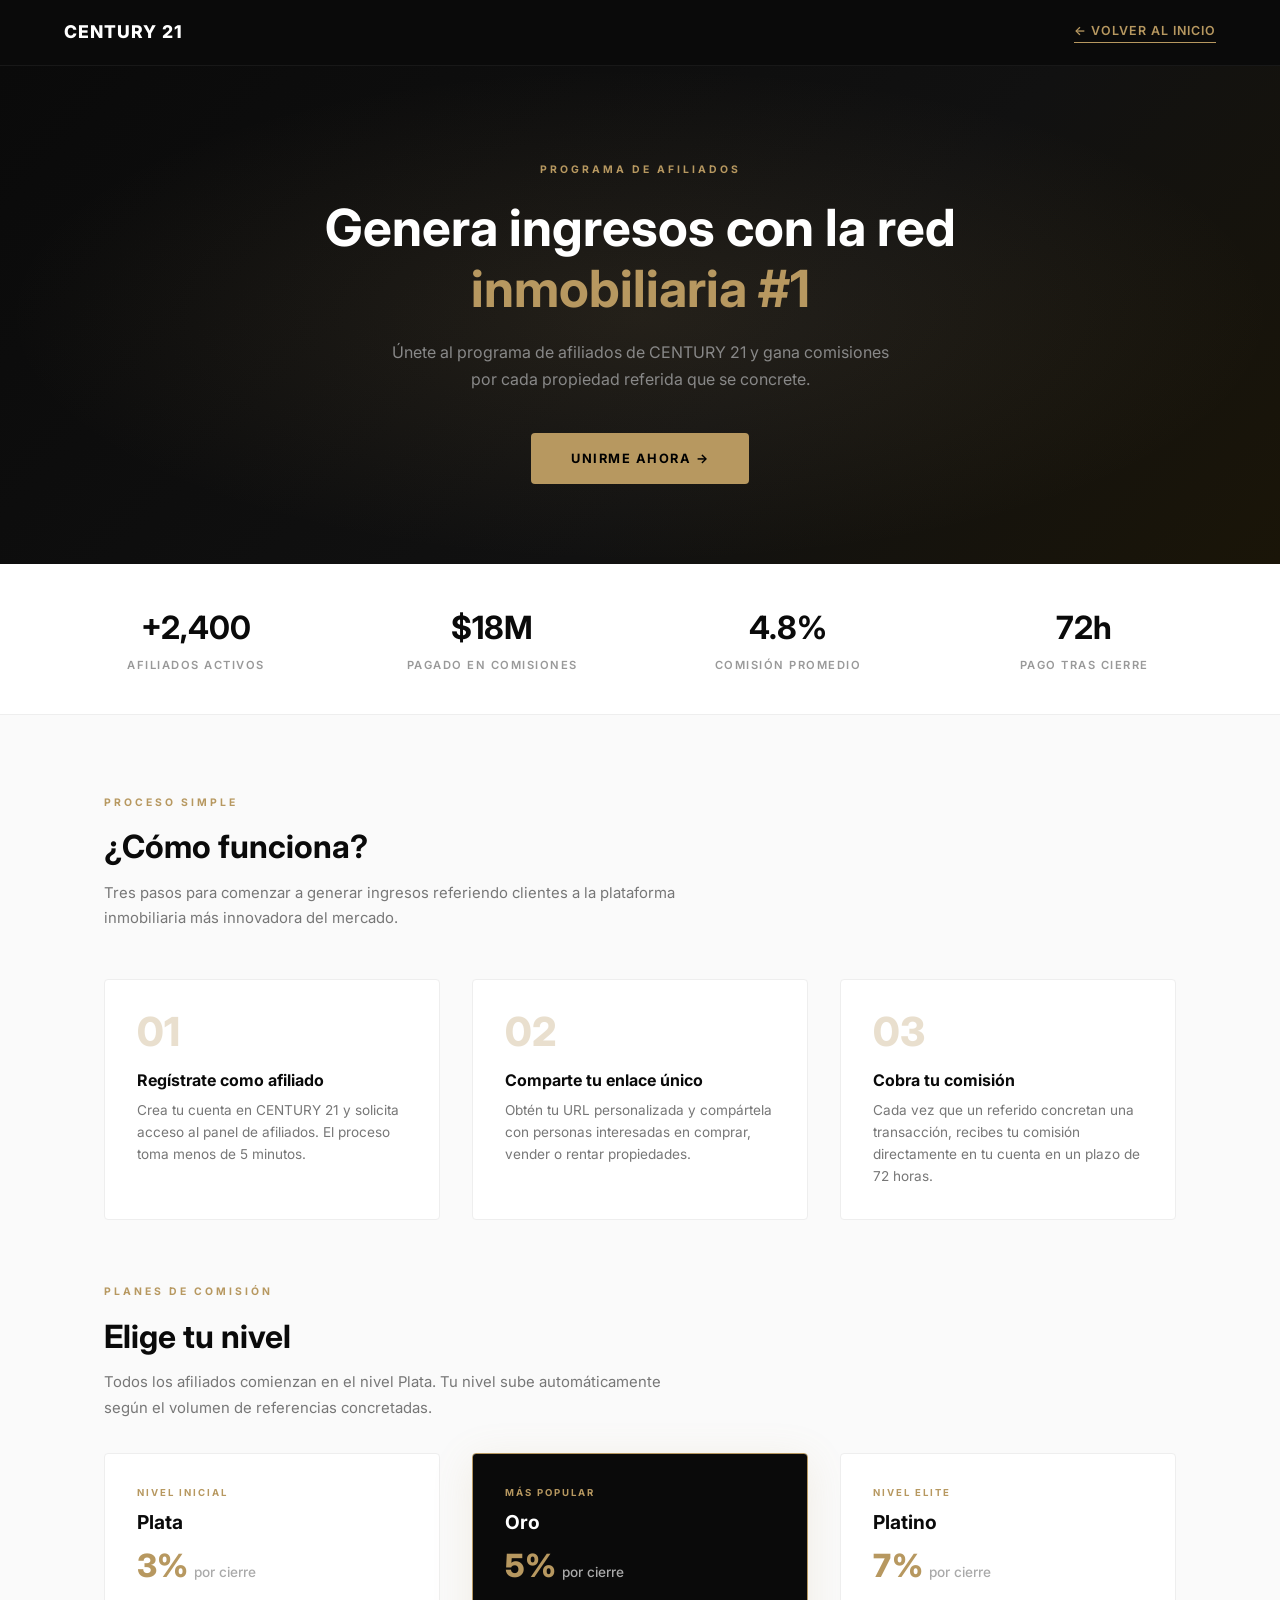
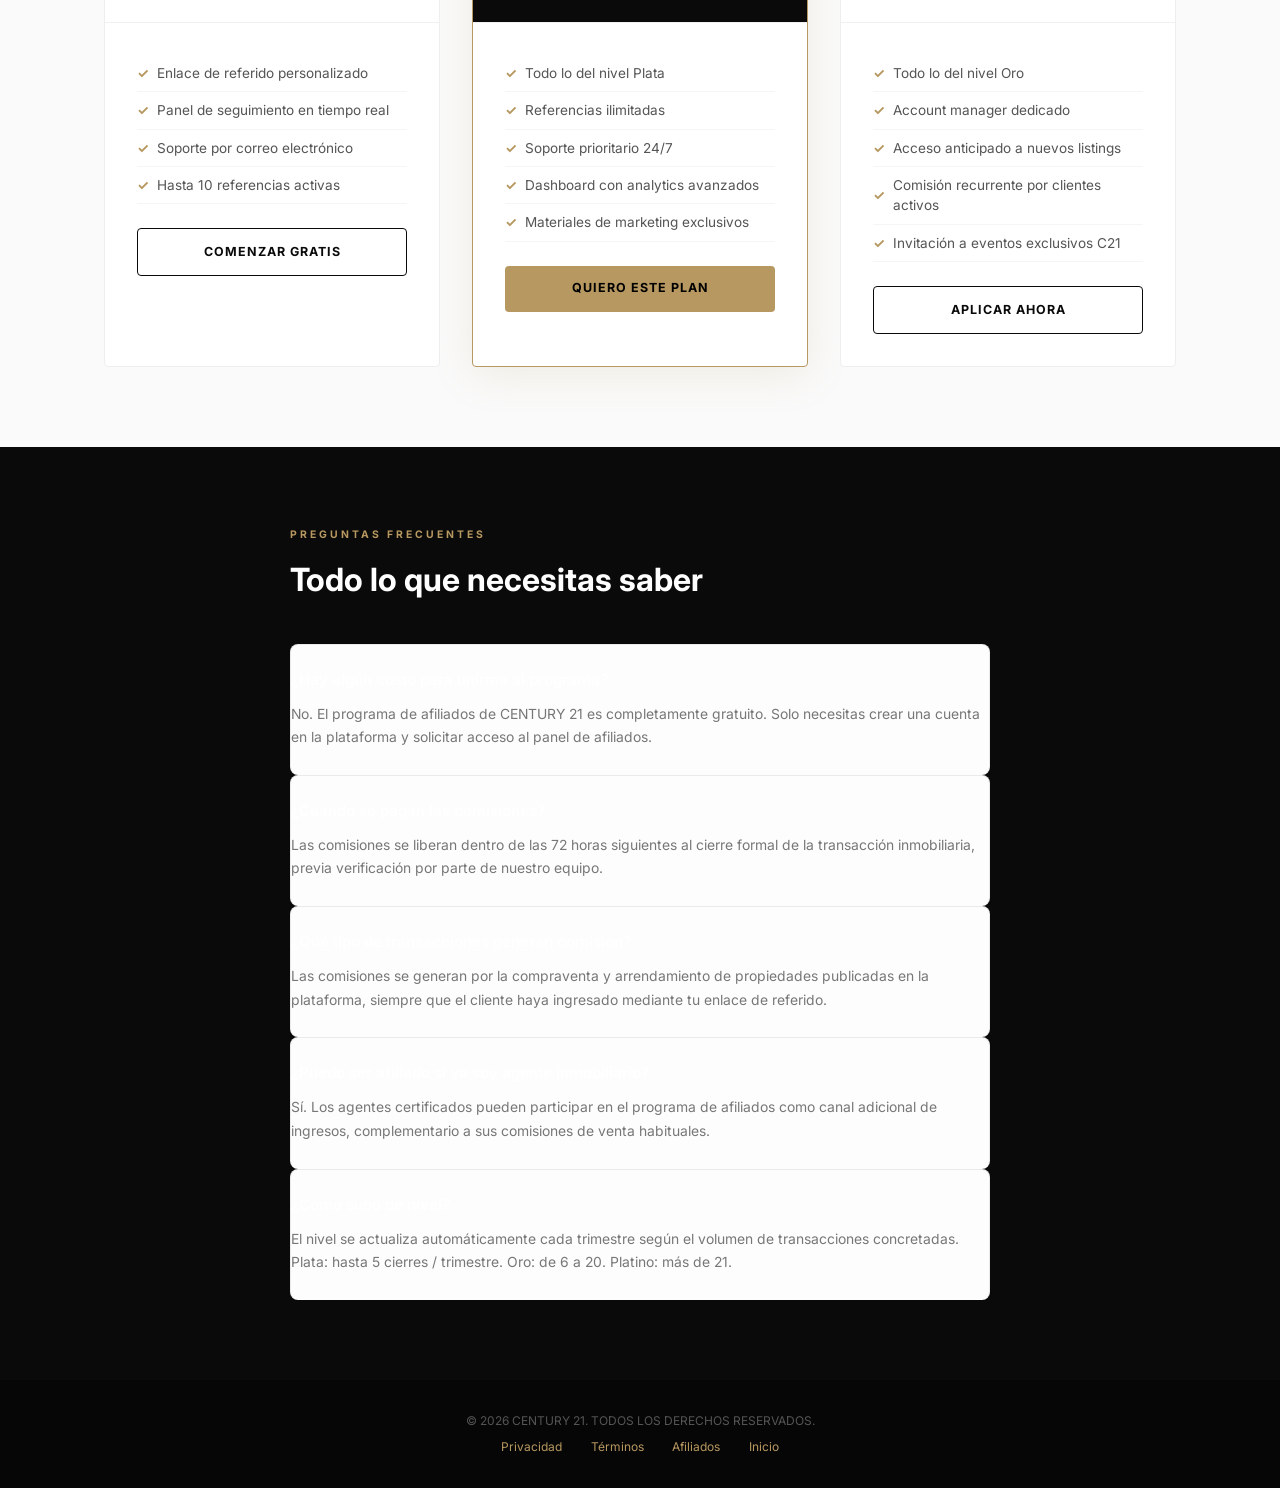
<file: afiliados.html>
<!DOCTYPE html>
<html lang="es">

<head>
    <meta charset="UTF-8">
    <meta name="viewport" content="width=device-width, initial-scale=1.0">
    <title>Afiliados - CENTURY 21</title>
    <meta name="description"
        content="Programa de afiliados CENTURY 21. Únete a la red inmobiliaria más poderosa y genera ingresos recomendando propiedades.">
    <link rel="preconnect" href="https://fonts.googleapis.com">
    <link rel="preconnect" href="https://fonts.gstatic.com" crossorigin>
    <link href="https://fonts.googleapis.com/css2?family=Inter:wght@300;400;500;600;700&display=swap" rel="stylesheet">
    <link rel="stylesheet" href="styles.css">
    <style>
        :root {
            --gold: #B79860;
            --gold-hover: #a08550;
            --dark: #0A0A0A;
        }

        body {
            background: #fafafa;
            font-family: 'Inter', sans-serif;
            margin: 0;
        }

        /* NAV */
        .legal-nav {
            background: var(--dark);
            padding: 1.2rem 5%;
            display: flex;
            align-items: center;
            justify-content: space-between;
            position: sticky;
            top: 0;
            z-index: 100;
            border-bottom: 1px solid rgba(255, 255, 255, 0.06);
        }

        .legal-nav-logo {
            color: #fff;
            font-weight: 800;
            font-size: 1.1rem;
            letter-spacing: 1px;
            text-decoration: none;
        }

        .legal-nav-back {
            color: var(--gold);
            font-size: 0.78rem;
            font-weight: 600;
            letter-spacing: 1px;
            text-decoration: none;
            border-bottom: 1px solid var(--gold);
            padding-bottom: 2px;
            transition: opacity 0.2s;
        }

        .legal-nav-back:hover {
            opacity: 0.7;
        }

        /* HERO */
        .af-hero {
            background: linear-gradient(135deg, var(--dark) 0%, #111 60%, #1a1508 100%);
            padding: 6rem 5% 5rem;
            text-align: center;
            position: relative;
            overflow: hidden;
        }

        .af-hero::before {
            content: '';
            position: absolute;
            inset: 0;
            background: radial-gradient(ellipse at center, rgba(183, 152, 96, 0.12) 0%, transparent 70%);
        }

        .af-hero-label {
            font-size: 0.65rem;
            letter-spacing: 3px;
            font-weight: 700;
            color: var(--gold);
            margin-bottom: 1.2rem;
            position: relative;
        }

        .af-hero h1 {
            font-size: 3.2rem;
            color: #fff;
            font-weight: 700;
            margin-bottom: 1.2rem;
            line-height: 1.2;
            position: relative;
        }

        .af-hero h1 span {
            color: var(--gold);
        }

        .af-hero p {
            color: #888;
            font-size: 1rem;
            max-width: 500px;
            margin: 0 auto 2.5rem;
            line-height: 1.7;
            position: relative;
        }

        .af-cta {
            display: inline-block;
            background: var(--gold);
            color: #000;
            font-size: 0.8rem;
            font-weight: 700;
            letter-spacing: 1.5px;
            padding: 1rem 2.5rem;
            border-radius: 4px;
            text-decoration: none;
            transition: all 0.25s ease;
            position: relative;
        }

        .af-cta:hover {
            background: var(--gold-hover);
            transform: translateY(-2px);
            box-shadow: 0 10px 30px rgba(183, 152, 96, 0.3);
        }

        /* STATS BAR */
        .af-stats {
            background: #fff;
            border-bottom: 1px solid #eee;
            padding: 2.5rem 5%;
            display: grid;
            grid-template-columns: repeat(4, 1fr);
            gap: 2rem;
            text-align: center;
        }

        .af-stat-num {
            font-size: 2rem;
            font-weight: 700;
            color: var(--dark);
        }

        .af-stat-label {
            font-size: 0.7rem;
            letter-spacing: 1.5px;
            color: #999;
            margin-top: 0.3rem;
            font-weight: 600;
        }

        /* CÓMO FUNCIONA */
        .af-section {
            padding: 5rem 5%;
            max-width: 1200px;
            margin: 0 auto;
        }

        .af-section-label {
            font-size: 0.65rem;
            letter-spacing: 3px;
            font-weight: 700;
            color: var(--gold);
            margin-bottom: 0.8rem;
        }

        .af-section h2 {
            font-size: 2rem;
            font-weight: 700;
            color: var(--dark);
            margin-bottom: 0.6rem;
        }

        .af-section>p {
            color: #777;
            font-size: 0.93rem;
            line-height: 1.7;
            max-width: 600px;
            margin-bottom: 3rem;
        }

        .steps-grid {
            display: grid;
            grid-template-columns: repeat(3, 1fr);
            gap: 2rem;
            margin-bottom: 4rem;
        }

        .step-card {
            background: #fff;
            border: 1px solid #eee;
            padding: 2rem;
            border-radius: 4px;
            transition: box-shadow 0.2s, transform 0.2s;
        }

        .step-card:hover {
            box-shadow: 0 12px 40px rgba(0, 0, 0, 0.08);
            transform: translateY(-4px);
        }

        .step-num {
            font-size: 2.5rem;
            font-weight: 800;
            color: var(--gold);
            opacity: 0.3;
            line-height: 1;
            margin-bottom: 1rem;
        }

        .step-card h3 {
            font-size: 1rem;
            font-weight: 700;
            color: var(--dark);
            margin-bottom: 0.5rem;
        }

        .step-card p {
            font-size: 0.85rem;
            color: #777;
            line-height: 1.6;
            margin: 0;
        }

        /* PLANES */
        .plans-grid {
            display: grid;
            grid-template-columns: repeat(3, 1fr);
            gap: 2rem;
        }

        .plan-card {
            border: 1px solid #eee;
            border-radius: 4px;
            overflow: hidden;
            background: #fff;
            transition: box-shadow 0.2s;
        }

        .plan-card:hover {
            box-shadow: 0 16px 50px rgba(0, 0, 0, 0.1);
        }

        .plan-card.featured {
            border-color: var(--gold);
            box-shadow: 0 8px 40px rgba(183, 152, 96, 0.15);
        }

        .plan-header {
            padding: 2rem;
            border-bottom: 1px solid #f0f0f0;
        }

        .plan-card.featured .plan-header {
            background: var(--dark);
        }

        .plan-tag {
            font-size: 0.6rem;
            letter-spacing: 2px;
            font-weight: 700;
            color: var(--gold);
            margin-bottom: 0.5rem;
        }

        .plan-name {
            font-size: 1.2rem;
            font-weight: 700;
            color: var(--dark);
            margin-bottom: 0.3rem;
        }

        .plan-card.featured .plan-name {
            color: #fff;
        }

        .plan-commission {
            font-size: 2rem;
            font-weight: 800;
            color: var(--gold);
        }

        .plan-commission span {
            font-size: 0.85rem;
            font-weight: 500;
            color: #aaa;
        }

        .plan-body {
            padding: 2rem;
        }

        .plan-features {
            list-style: none;
            padding: 0;
            margin: 0 0 1.5rem;
        }

        .plan-features li {
            font-size: 0.85rem;
            color: #555;
            padding: 0.5rem 0;
            border-bottom: 1px solid #f5f5f5;
            display: flex;
            align-items: center;
            gap: 0.5rem;
        }

        .plan-features li::before {
            content: '✓';
            color: var(--gold);
            font-weight: 700;
        }

        .plan-btn {
            display: block;
            text-align: center;
            padding: 0.85rem;
            font-size: 0.78rem;
            font-weight: 700;
            letter-spacing: 1px;
            border-radius: 4px;
            text-decoration: none;
            transition: all 0.2s;
        }

        .plan-btn-outline {
            border: 1px solid var(--dark);
            color: var(--dark);
        }

        .plan-btn-outline:hover {
            background: var(--dark);
            color: #fff;
        }

        .plan-btn-gold {
            background: var(--gold);
            color: #000;
        }

        .plan-btn-gold:hover {
            background: var(--gold-hover);
        }

        /* FAQ */
        .af-faq {
            padding: 5rem 5%;
            background: var(--dark);
        }

        .af-faq-inner {
            max-width: 700px;
            margin: 0 auto;
        }

        .af-faq .af-section-label {
            color: var(--gold);
        }

        .af-faq h2 {
            color: #fff;
            font-size: 2rem;
            margin-bottom: 2.5rem;
        }

        .faq-item {
            border-bottom: 1px solid rgba(255, 255, 255, 0.06);
            padding: 1.5rem 0;
        }

        .faq-q {
            font-size: 0.95rem;
            font-weight: 600;
            color: #fff;
            margin-bottom: 0.7rem;
        }

        .faq-a {
            font-size: 0.87rem;
            color: #777;
            line-height: 1.7;
        }

        /* FOOTER */
        .legal-footer {
            background: #060606;
            color: #555;
            text-align: center;
            padding: 2rem 5%;
            font-size: 0.75rem;
        }

        .legal-footer a {
            color: var(--gold);
            text-decoration: none;
            margin: 0 0.8rem;
        }

        @media (max-width: 768px) {
            .af-stats {
                grid-template-columns: 1fr 1fr;
            }

            .steps-grid {
                grid-template-columns: 1fr;
            }

            .plans-grid {
                grid-template-columns: 1fr;
            }

            .af-hero h1 {
                font-size: 2rem;
            }
        }
    </style>
</head>

<body>

    <nav class="legal-nav">
        <a href="index.html" class="legal-nav-logo">CENTURY 21</a>
        <a href="index.html" class="legal-nav-back">← VOLVER AL INICIO</a>
    </nav>

    <!-- Hero -->
    <section class="af-hero">
        <div class="af-hero-label">PROGRAMA DE AFILIADOS</div>
        <h1>Genera ingresos con la red<br><span>inmobiliaria #1</span></h1>
        <p>Únete al programa de afiliados de CENTURY 21 y gana comisiones por cada propiedad referida que se concrete.
        </p>
        <a href="register.html" class="af-cta">UNIRME AHORA →</a>
    </section>

    <!-- Stats -->
    <div class="af-stats">
        <div>
            <div class="af-stat-num">+2,400</div>
            <div class="af-stat-label">AFILIADOS ACTIVOS</div>
        </div>
        <div>
            <div class="af-stat-num">$18M</div>
            <div class="af-stat-label">PAGADO EN COMISIONES</div>
        </div>
        <div>
            <div class="af-stat-num">4.8%</div>
            <div class="af-stat-label">COMISIÓN PROMEDIO</div>
        </div>
        <div>
            <div class="af-stat-num">72h</div>
            <div class="af-stat-label">PAGO TRAS CIERRE</div>
        </div>
    </div>

    <!-- Cómo funciona -->
    <section class="af-section">
        <div class="af-section-label">PROCESO SIMPLE</div>
        <h2>¿Cómo funciona?</h2>
        <p>Tres pasos para comenzar a generar ingresos referiendo clientes a la plataforma inmobiliaria más innovadora
            del mercado.</p>

        <div class="steps-grid">
            <div class="step-card">
                <div class="step-num">01</div>
                <h3>Regístrate como afiliado</h3>
                <p>Crea tu cuenta en CENTURY 21 y solicita acceso al panel de afiliados. El proceso toma menos de 5
                    minutos.</p>
            </div>
            <div class="step-card">
                <div class="step-num">02</div>
                <h3>Comparte tu enlace único</h3>
                <p>Obtén tu URL personalizada y compártela con personas interesadas en comprar, vender o rentar
                    propiedades.</p>
            </div>
            <div class="step-card">
                <div class="step-num">03</div>
                <h3>Cobra tu comisión</h3>
                <p>Cada vez que un referido concretan una transacción, recibes tu comisión directamente en tu cuenta en
                    un plazo de 72 horas.</p>
            </div>
        </div>

        <!-- Planes -->
        <div class="af-section-label">PLANES DE COMISIÓN</div>
        <h2>Elige tu nivel</h2>
        <p style="margin-bottom: 2rem;">Todos los afiliados comienzan en el nivel Plata. Tu nivel sube automáticamente
            según el volumen de referencias concretadas.</p>

        <div class="plans-grid">
            <div class="plan-card">
                <div class="plan-header">
                    <div class="plan-tag">NIVEL INICIAL</div>
                    <div class="plan-name">Plata</div>
                    <div class="plan-commission">3% <span>por cierre</span></div>
                </div>
                <div class="plan-body">
                    <ul class="plan-features">
                        <li>Enlace de referido personalizado</li>
                        <li>Panel de seguimiento en tiempo real</li>
                        <li>Soporte por correo electrónico</li>
                        <li>Hasta 10 referencias activas</li>
                    </ul>
                    <a href="register.html" class="plan-btn plan-btn-outline">COMENZAR GRATIS</a>
                </div>
            </div>

            <div class="plan-card featured">
                <div class="plan-header">
                    <div class="plan-tag">MÁS POPULAR</div>
                    <div class="plan-name">Oro</div>
                    <div class="plan-commission">5% <span>por cierre</span></div>
                </div>
                <div class="plan-body">
                    <ul class="plan-features">
                        <li>Todo lo del nivel Plata</li>
                        <li>Referencias ilimitadas</li>
                        <li>Soporte prioritario 24/7</li>
                        <li>Dashboard con analytics avanzados</li>
                        <li>Materiales de marketing exclusivos</li>
                    </ul>
                    <a href="register.html" class="plan-btn plan-btn-gold">QUIERO ESTE PLAN</a>
                </div>
            </div>

            <div class="plan-card">
                <div class="plan-header">
                    <div class="plan-tag">NIVEL ELITE</div>
                    <div class="plan-name">Platino</div>
                    <div class="plan-commission">7% <span>por cierre</span></div>
                </div>
                <div class="plan-body">
                    <ul class="plan-features">
                        <li>Todo lo del nivel Oro</li>
                        <li>Account manager dedicado</li>
                        <li>Acceso anticipado a nuevos listings</li>
                        <li>Comisión recurrente por clientes activos</li>
                        <li>Invitación a eventos exclusivos C21</li>
                    </ul>
                    <a href="register.html" class="plan-btn plan-btn-outline">APLICAR AHORA</a>
                </div>
            </div>
        </div>
    </section>

    <!-- FAQ -->
    <section class="af-faq">
        <div class="af-faq-inner">
            <div class="af-section-label">PREGUNTAS FRECUENTES</div>
            <h2>Todo lo que necesitas saber</h2>

            <div class="faq-item">
                <div class="faq-q">¿Hay algún costo para unirme al programa?</div>
                <div class="faq-a">No. El programa de afiliados de CENTURY 21 es completamente gratuito. Solo necesitas
                    crear una cuenta en la plataforma y solicitar acceso al panel de afiliados.</div>
            </div>
            <div class="faq-item">
                <div class="faq-q">¿Cuándo se pagan las comisiones?</div>
                <div class="faq-a">Las comisiones se liberan dentro de las 72 horas siguientes al cierre formal de la
                    transacción inmobiliaria, previa verificación por parte de nuestro equipo.</div>
            </div>
            <div class="faq-item">
                <div class="faq-q">¿Qué tipo de transacciones generan comisión?</div>
                <div class="faq-a">Las comisiones se generan por la compraventa y arrendamiento de propiedades
                    publicadas en la plataforma, siempre que el cliente haya ingresado mediante tu enlace de referido.
                </div>
            </div>
            <div class="faq-item">
                <div class="faq-q">¿Puedo ser afiliado si ya soy agente inmobiliario?</div>
                <div class="faq-a">Sí. Los agentes certificados pueden participar en el programa de afiliados como canal
                    adicional de ingresos, complementario a sus comisiones de venta habituales.</div>
            </div>
            <div class="faq-item">
                <div class="faq-q">¿Cómo subo de nivel?</div>
                <div class="faq-a">El nivel se actualiza automáticamente cada trimestre según el volumen de
                    transacciones concretadas. Plata: hasta 5 cierres / trimestre. Oro: de 6 a 20. Platino: más de 21.
                </div>
            </div>
        </div>
    </section>

    <footer class="legal-footer">
        <p>&copy; 2026 CENTURY 21. TODOS LOS DERECHOS RESERVADOS.</p>
        <p style="margin-top:0.5rem;">
            <a href="privacidad.html">Privacidad</a>
            <a href="terminos.html">Términos</a>
            <a href="afiliados.html">Afiliados</a>
            <a href="index.html">Inicio</a>
        </p>
    </footer>

</body>

</html>
</file>
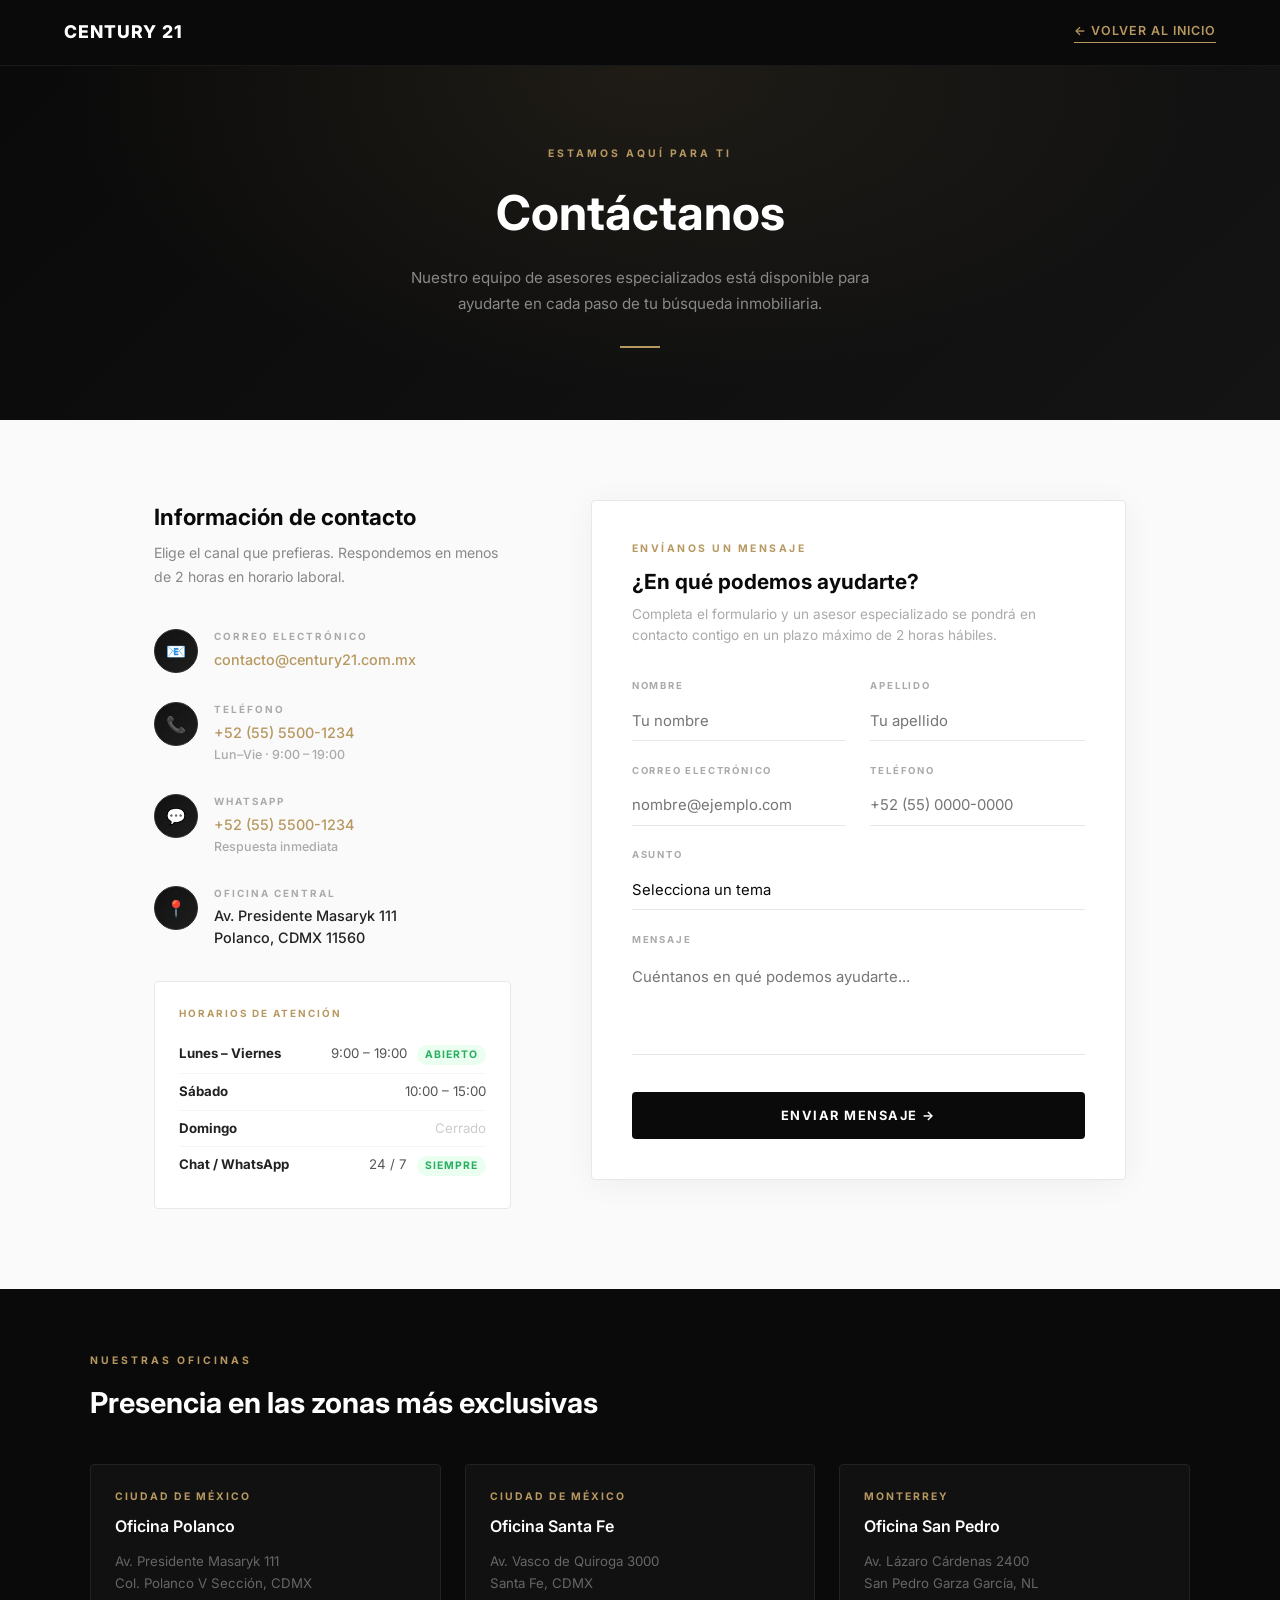
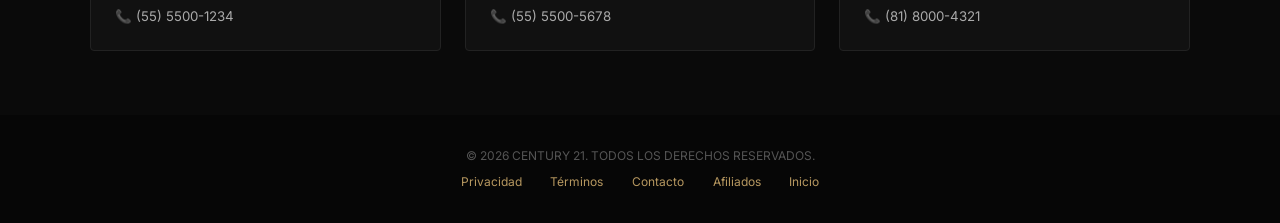
<file: contacto.html>
<!DOCTYPE html>
<html lang="es">

<head>
    <meta charset="UTF-8">
    <meta name="viewport" content="width=device-width, initial-scale=1.0">
    <title>Contacto - CENTURY 21</title>
    <meta name="description"
        content="Contáctanos en CENTURY 21. Asesores disponibles 24/7 para ayudarte a encontrar tu propiedad ideal o resolver cualquier duda.">
    <link rel="preconnect" href="https://fonts.googleapis.com">
    <link rel="preconnect" href="https://fonts.gstatic.com" crossorigin>
    <link href="https://fonts.googleapis.com/css2?family=Inter:wght@300;400;500;600;700&display=swap" rel="stylesheet">
    <link rel="stylesheet" href="styles.css">
    <style>
        :root {
            --gold: #B79860;
            --gold-hover: #a08550;
            --dark: #0A0A0A;
            --border: #e8e8e8;
        }

        * {
            box-sizing: border-box;
        }

        body {
            background: #fafafa;
            font-family: 'Inter', sans-serif;
            margin: 0;
        }

        /* NAV */
        .legal-nav {
            background: var(--dark);
            padding: 1.2rem 5%;
            display: flex;
            align-items: center;
            justify-content: space-between;
            position: sticky;
            top: 0;
            z-index: 100;
            border-bottom: 1px solid rgba(255, 255, 255, 0.06);
        }

        .legal-nav-logo {
            color: #fff;
            font-weight: 800;
            font-size: 1.1rem;
            letter-spacing: 1px;
            text-decoration: none;
        }

        .legal-nav-back {
            color: var(--gold);
            font-size: 0.78rem;
            font-weight: 600;
            letter-spacing: 1px;
            text-decoration: none;
            border-bottom: 1px solid var(--gold);
            padding-bottom: 2px;
            transition: opacity 0.2s;
        }

        .legal-nav-back:hover {
            opacity: 0.7;
        }

        /* HERO */
        .contact-hero {
            background: linear-gradient(135deg, var(--dark) 0%, #141414 100%);
            padding: 5rem 5% 4.5rem;
            text-align: center;
            position: relative;
            overflow: hidden;
        }

        .contact-hero::before {
            content: '';
            position: absolute;
            inset: 0;
            background: radial-gradient(ellipse at 50% 0%, rgba(183, 152, 96, 0.1) 0%, transparent 65%);
        }

        .contact-hero-label {
            font-size: 0.65rem;
            letter-spacing: 3px;
            font-weight: 700;
            color: var(--gold);
            margin-bottom: 1rem;
            position: relative;
        }

        .contact-hero h1 {
            font-size: 3rem;
            color: #fff;
            font-weight: 700;
            margin-bottom: 1rem;
            position: relative;
        }

        .contact-hero p {
            color: #888;
            font-size: 0.95rem;
            max-width: 480px;
            margin: 0 auto;
            line-height: 1.7;
            position: relative;
        }

        .contact-hero-divider {
            width: 40px;
            height: 2px;
            background: var(--gold);
            margin: 1.8rem auto 0;
        }

        /* LAYOUT PRINCIPAL */
        .contact-body {
            display: grid;
            grid-template-columns: 1fr 1.5fr;
            max-width: 1100px;
            margin: 0 auto;
            padding: 5rem 5%;
            gap: 5rem;
            align-items: start;
        }

        /* COLUMNA INFO */
        .contact-info h2 {
            font-size: 1.4rem;
            font-weight: 700;
            color: var(--dark);
            margin-bottom: 0.5rem;
        }

        .contact-info>p {
            color: #888;
            font-size: 0.88rem;
            line-height: 1.7;
            margin-bottom: 2.5rem;
        }

        .contact-item {
            display: flex;
            gap: 1rem;
            align-items: flex-start;
            margin-bottom: 1.8rem;
        }

        .contact-icon {
            width: 44px;
            height: 44px;
            background: linear-gradient(135deg, #111, #1e1e1e);
            border: 1px solid #2a2a2a;
            border-radius: 50%;
            display: flex;
            align-items: center;
            justify-content: center;
            font-size: 1rem;
            flex-shrink: 0;
            transition: border-color 0.2s;
        }

        .contact-item:hover .contact-icon {
            border-color: var(--gold);
        }

        .contact-item-label {
            font-size: 0.62rem;
            letter-spacing: 2px;
            font-weight: 700;
            color: #aaa;
            margin-bottom: 0.3rem;
        }

        .contact-item-value {
            font-size: 0.9rem;
            color: #222;
            font-weight: 500;
            line-height: 1.5;
        }

        .contact-item-value a {
            color: var(--gold);
            text-decoration: none;
        }

        .contact-item-value a:hover {
            text-decoration: underline;
        }

        /* Horarios */
        .contact-hours {
            background: #fff;
            border: 1px solid var(--border);
            border-radius: 4px;
            padding: 1.5rem;
            margin-top: 2rem;
        }

        .contact-hours-title {
            font-size: 0.62rem;
            letter-spacing: 2px;
            font-weight: 700;
            color: var(--gold);
            margin-bottom: 1rem;
        }

        .hours-row {
            display: flex;
            justify-content: space-between;
            font-size: 0.83rem;
            padding: 0.5rem 0;
            border-bottom: 1px solid #f5f5f5;
            color: #555;
        }

        .hours-row:last-child {
            border-bottom: none;
        }

        .hours-row strong {
            color: #222;
        }

        .badge-available {
            display: inline-block;
            background: #eafff0;
            color: #27ae60;
            font-size: 0.65rem;
            font-weight: 700;
            letter-spacing: 1px;
            padding: 2px 8px;
            border-radius: 20px;
            margin-left: 6px;
            vertical-align: middle;
        }

        /* FORMULARIO */
        .contact-form-card {
            background: #fff;
            border: 1px solid var(--border);
            border-radius: 4px;
            padding: 2.5rem;
            box-shadow: 0 4px 30px rgba(0, 0, 0, 0.05);
        }

        .contact-form-title {
            font-size: 0.65rem;
            letter-spacing: 2.5px;
            font-weight: 700;
            color: var(--gold);
            margin-bottom: 0.6rem;
        }

        .contact-form-card h3 {
            font-size: 1.3rem;
            font-weight: 700;
            color: var(--dark);
            margin-bottom: 0.4rem;
        }

        .contact-form-card>p {
            font-size: 0.85rem;
            color: #aaa;
            margin-bottom: 2rem;
            line-height: 1.6;
        }

        .cf-row {
            display: grid;
            grid-template-columns: 1fr 1fr;
            gap: 1.5rem;
        }

        .cf-group {
            margin-bottom: 1.4rem;
        }

        .cf-group label {
            display: block;
            font-size: 0.6rem;
            letter-spacing: 1.8px;
            font-weight: 700;
            color: #aaa;
            margin-bottom: 0.5rem;
        }

        .cf-group input,
        .cf-group select,
        .cf-group textarea {
            width: 100%;
            border: none;
            border-bottom: 1px solid var(--border);
            padding: 0.65rem 0;
            font-size: 0.93rem;
            font-family: inherit;
            color: var(--dark);
            background: transparent;
            outline: none;
            transition: border-color 0.2s;
            resize: none;
        }

        .cf-group input:focus,
        .cf-group select:focus,
        .cf-group textarea:focus {
            border-bottom-color: var(--dark);
        }

        .cf-group select {
            appearance: none;
            cursor: pointer;
        }

        .cf-group textarea {
            min-height: 100px;
            line-height: 1.6;
        }

        .cf-submit {
            width: 100%;
            background: var(--dark);
            color: #fff;
            border: none;
            padding: 1rem;
            font-size: 0.8rem;
            font-weight: 700;
            letter-spacing: 1.5px;
            border-radius: 4px;
            cursor: pointer;
            transition: all 0.25s ease;
            margin-top: 0.5rem;
            font-family: inherit;
        }

        .cf-submit:hover {
            background: #222;
            transform: translateY(-1px);
            box-shadow: 0 8px 24px rgba(0, 0, 0, 0.12);
        }

        .cf-submit:active {
            transform: translateY(0);
        }

        /* SUCCESS STATE */
        .cf-success {
            display: none;
            text-align: center;
            padding: 2rem 1rem;
            animation: fadeIn 0.4s ease;
        }

        @keyframes fadeIn {
            from {
                opacity: 0;
                transform: translateY(8px);
            }

            to {
                opacity: 1;
                transform: translateY(0);
            }
        }

        .cf-success-icon {
            font-size: 3rem;
            margin-bottom: 1rem;
        }

        .cf-success h4 {
            font-size: 1.2rem;
            font-weight: 700;
            color: var(--dark);
            margin-bottom: 0.5rem;
        }

        .cf-success p {
            color: #888;
            font-size: 0.88rem;
            line-height: 1.6;
        }

        /* MAPA / BANNER OFICINAS */
        .offices-section {
            background: var(--dark);
            padding: 4rem 5%;
        }

        .offices-inner {
            max-width: 1100px;
            margin: 0 auto;
        }

        .offices-label {
            font-size: 0.65rem;
            letter-spacing: 3px;
            font-weight: 700;
            color: var(--gold);
            margin-bottom: 0.8rem;
        }

        .offices-inner h2 {
            font-size: 1.8rem;
            font-weight: 700;
            color: #fff;
            margin-bottom: 2.5rem;
        }

        .offices-grid {
            display: grid;
            grid-template-columns: repeat(3, 1fr);
            gap: 1.5rem;
        }

        .office-card {
            background: #111;
            border: 1px solid #222;
            border-radius: 4px;
            padding: 1.5rem;
            transition: border-color 0.2s;
        }

        .office-card:hover {
            border-color: var(--gold);
        }

        .office-city {
            font-size: 0.65rem;
            letter-spacing: 2px;
            font-weight: 700;
            color: var(--gold);
            margin-bottom: 0.6rem;
        }

        .office-name {
            font-size: 1rem;
            font-weight: 600;
            color: #fff;
            margin-bottom: 0.8rem;
        }

        .office-address {
            font-size: 0.83rem;
            color: #666;
            line-height: 1.6;
            margin-bottom: 0.8rem;
        }

        .office-phone {
            font-size: 0.83rem;
            color: #aaa;
        }

        /* FOOTER */
        .legal-footer {
            background: #060606;
            color: #555;
            text-align: center;
            padding: 2rem 5%;
            font-size: 0.75rem;
        }

        .legal-footer a {
            color: var(--gold);
            text-decoration: none;
            margin: 0 0.8rem;
        }

        @media (max-width: 768px) {
            .contact-body {
                grid-template-columns: 1fr;
                gap: 3rem;
                padding: 3rem 5%;
            }

            .cf-row {
                grid-template-columns: 1fr;
            }

            .offices-grid {
                grid-template-columns: 1fr;
            }

            .contact-hero h1 {
                font-size: 2.2rem;
            }
        }
    </style>
</head>

<body>

    <!-- NAV -->
    <nav class="legal-nav">
        <a href="index.html" class="legal-nav-logo">CENTURY 21</a>
        <a href="index.html" class="legal-nav-back">← VOLVER AL INICIO</a>
    </nav>

    <!-- HERO -->
    <section class="contact-hero">
        <div class="contact-hero-label">ESTAMOS AQUÍ PARA TI</div>
        <h1>Contáctanos</h1>
        <p>Nuestro equipo de asesores especializados está disponible para ayudarte en cada paso de tu búsqueda
            inmobiliaria.</p>
        <div class="contact-hero-divider"></div>
    </section>

    <!-- BODY: Info + Formulario -->
    <div class="contact-body">

        <!-- COLUMNA IZQUIERDA: datos de contacto -->
        <div class="contact-info">
            <h2>Información de contacto</h2>
            <p>Elige el canal que prefieras. Respondemos en menos de 2 horas en horario laboral.</p>

            <div class="contact-item">
                <div class="contact-icon">📧</div>
                <div>
                    <div class="contact-item-label">CORREO ELECTRÓNICO</div>
                    <div class="contact-item-value">
                        <a href="mailto:contacto@century21.com.mx">contacto@century21.com.mx</a>
                    </div>
                </div>
            </div>

            <div class="contact-item">
                <div class="contact-icon">📞</div>
                <div>
                    <div class="contact-item-label">TELÉFONO</div>
                    <div class="contact-item-value">
                        <a href="tel:+525555001234">+52 (55) 5500-1234</a>
                        <br><span style="font-size:0.78rem; color:#aaa;">Lun–Vie · 9:00 – 19:00</span>
                    </div>
                </div>
            </div>

            <div class="contact-item">
                <div class="contact-icon">💬</div>
                <div>
                    <div class="contact-item-label">WHATSAPP</div>
                    <div class="contact-item-value">
                        <a href="https://wa.me/5215555001234" target="_blank">+52 (55) 5500-1234</a>
                        <br><span style="font-size:0.78rem; color:#aaa;">Respuesta inmediata</span>
                    </div>
                </div>
            </div>

            <div class="contact-item">
                <div class="contact-icon">📍</div>
                <div>
                    <div class="contact-item-label">OFICINA CENTRAL</div>
                    <div class="contact-item-value">Av. Presidente Masaryk 111<br>Polanco, CDMX 11560</div>
                </div>
            </div>

            <!-- Horarios -->
            <div class="contact-hours">
                <div class="contact-hours-title">HORARIOS DE ATENCIÓN</div>
                <div class="hours-row"><strong>Lunes – Viernes</strong> <span>9:00 – 19:00 <span
                            class="badge-available">ABIERTO</span></span></div>
                <div class="hours-row"><strong>Sábado</strong> <span>10:00 – 15:00</span></div>
                <div class="hours-row"><strong>Domingo</strong> <span style="color:#ccc;">Cerrado</span></div>
                <div class="hours-row"><strong>Chat / WhatsApp</strong> <span>24 / 7 <span
                            class="badge-available">SIEMPRE</span></span></div>
            </div>
        </div>

        <!-- COLUMNA DERECHA: Formulario -->
        <div class="contact-form-card">
            <div class="contact-form-title">ENVÍANOS UN MENSAJE</div>
            <h3>¿En qué podemos ayudarte?</h3>
            <p>Completa el formulario y un asesor especializado se pondrá en contacto contigo en un plazo máximo de 2
                horas hábiles.</p>

            <form id="contact-form" onsubmit="submitContact(event)">

                <div class="cf-row">
                    <div class="cf-group">
                        <label for="cf-nombre">NOMBRE</label>
                        <input type="text" id="cf-nombre" placeholder="Tu nombre" required>
                    </div>
                    <div class="cf-group">
                        <label for="cf-apellido">APELLIDO</label>
                        <input type="text" id="cf-apellido" placeholder="Tu apellido" required>
                    </div>
                </div>

                <div class="cf-row">
                    <div class="cf-group">
                        <label for="cf-email">CORREO ELECTRÓNICO</label>
                        <input type="email" id="cf-email" placeholder="nombre@ejemplo.com" required>
                    </div>
                    <div class="cf-group">
                        <label for="cf-tel">TELÉFONO</label>
                        <input type="tel" id="cf-tel" placeholder="+52 (55) 0000-0000">
                    </div>
                </div>

                <div class="cf-group">
                    <label for="cf-asunto">ASUNTO</label>
                    <select id="cf-asunto" required>
                        <option value="" disabled selected>Selecciona un tema</option>
                        <option value="comprar">Quiero comprar una propiedad</option>
                        <option value="vender">Quiero vender o rentar mi propiedad</option>
                        <option value="visita">Agendar una visita</option>
                        <option value="agente">Hablar con un agente</option>
                        <option value="afiliado">Programa de afiliados</option>
                        <option value="soporte">Soporte técnico</option>
                        <option value="otro">Otro</option>
                    </select>
                </div>

                <div class="cf-group">
                    <label for="cf-mensaje">MENSAJE</label>
                    <textarea id="cf-mensaje" placeholder="Cuéntanos en qué podemos ayudarte..." required></textarea>
                </div>

                <button type="submit" class="cf-submit" id="cf-btn">ENVIAR MENSAJE →</button>
            </form>

            <!-- Estado de éxito -->
            <div class="cf-success" id="cf-success">
                <div class="cf-success-icon">✅</div>
                <h4>Mensaje enviado correctamente</h4>
                <p>Gracias por contactarnos. Un asesor de CENTURY 21 revisará tu mensaje y se pondrá en contacto contigo
                    en un plazo máximo de 2 horas hábiles.</p>
            </div>
        </div>

    </div>

    <!-- OFICINAS -->
    <section class="offices-section">
        <div class="offices-inner">
            <div class="offices-label">NUESTRAS OFICINAS</div>
            <h2>Presencia en las zonas más exclusivas</h2>
            <div class="offices-grid">
                <div class="office-card">
                    <div class="office-city">CIUDAD DE MÉXICO</div>
                    <div class="office-name">Oficina Polanco</div>
                    <div class="office-address">Av. Presidente Masaryk 111<br>Col. Polanco V Sección, CDMX</div>
                    <div class="office-phone">📞 (55) 5500-1234</div>
                </div>
                <div class="office-card">
                    <div class="office-city">CIUDAD DE MÉXICO</div>
                    <div class="office-name">Oficina Santa Fe</div>
                    <div class="office-address">Av. Vasco de Quiroga 3000<br>Santa Fe, CDMX</div>
                    <div class="office-phone">📞 (55) 5500-5678</div>
                </div>
                <div class="office-card">
                    <div class="office-city">MONTERREY</div>
                    <div class="office-name">Oficina San Pedro</div>
                    <div class="office-address">Av. Lázaro Cárdenas 2400<br>San Pedro Garza García, NL</div>
                    <div class="office-phone">📞 (81) 8000-4321</div>
                </div>
            </div>
        </div>
    </section>

    <footer class="legal-footer">
        <p>&copy; 2026 CENTURY 21. TODOS LOS DERECHOS RESERVADOS.</p>
        <p style="margin-top:0.5rem;">
            <a href="privacidad.html">Privacidad</a>
            <a href="terminos.html">Términos</a>
            <a href="contacto.html">Contacto</a>
            <a href="afiliados.html">Afiliados</a>
            <a href="index.html">Inicio</a>
        </p>
    </footer>

    <script>
        function submitContact(e) {
            e.preventDefault();
            const btn = document.getElementById('cf-btn');
            btn.textContent = 'ENVIANDO...';
            btn.disabled = true;

            // Simular envío (aquí iría la integración real con EmailJS / Firebase Functions / etc.)
            setTimeout(() => {
                document.getElementById('contact-form').style.display = 'none';
                const success = document.getElementById('cf-success');
                success.style.display = 'block';
            }, 1200);
        }
    </script>

</body>

</html>
</file>
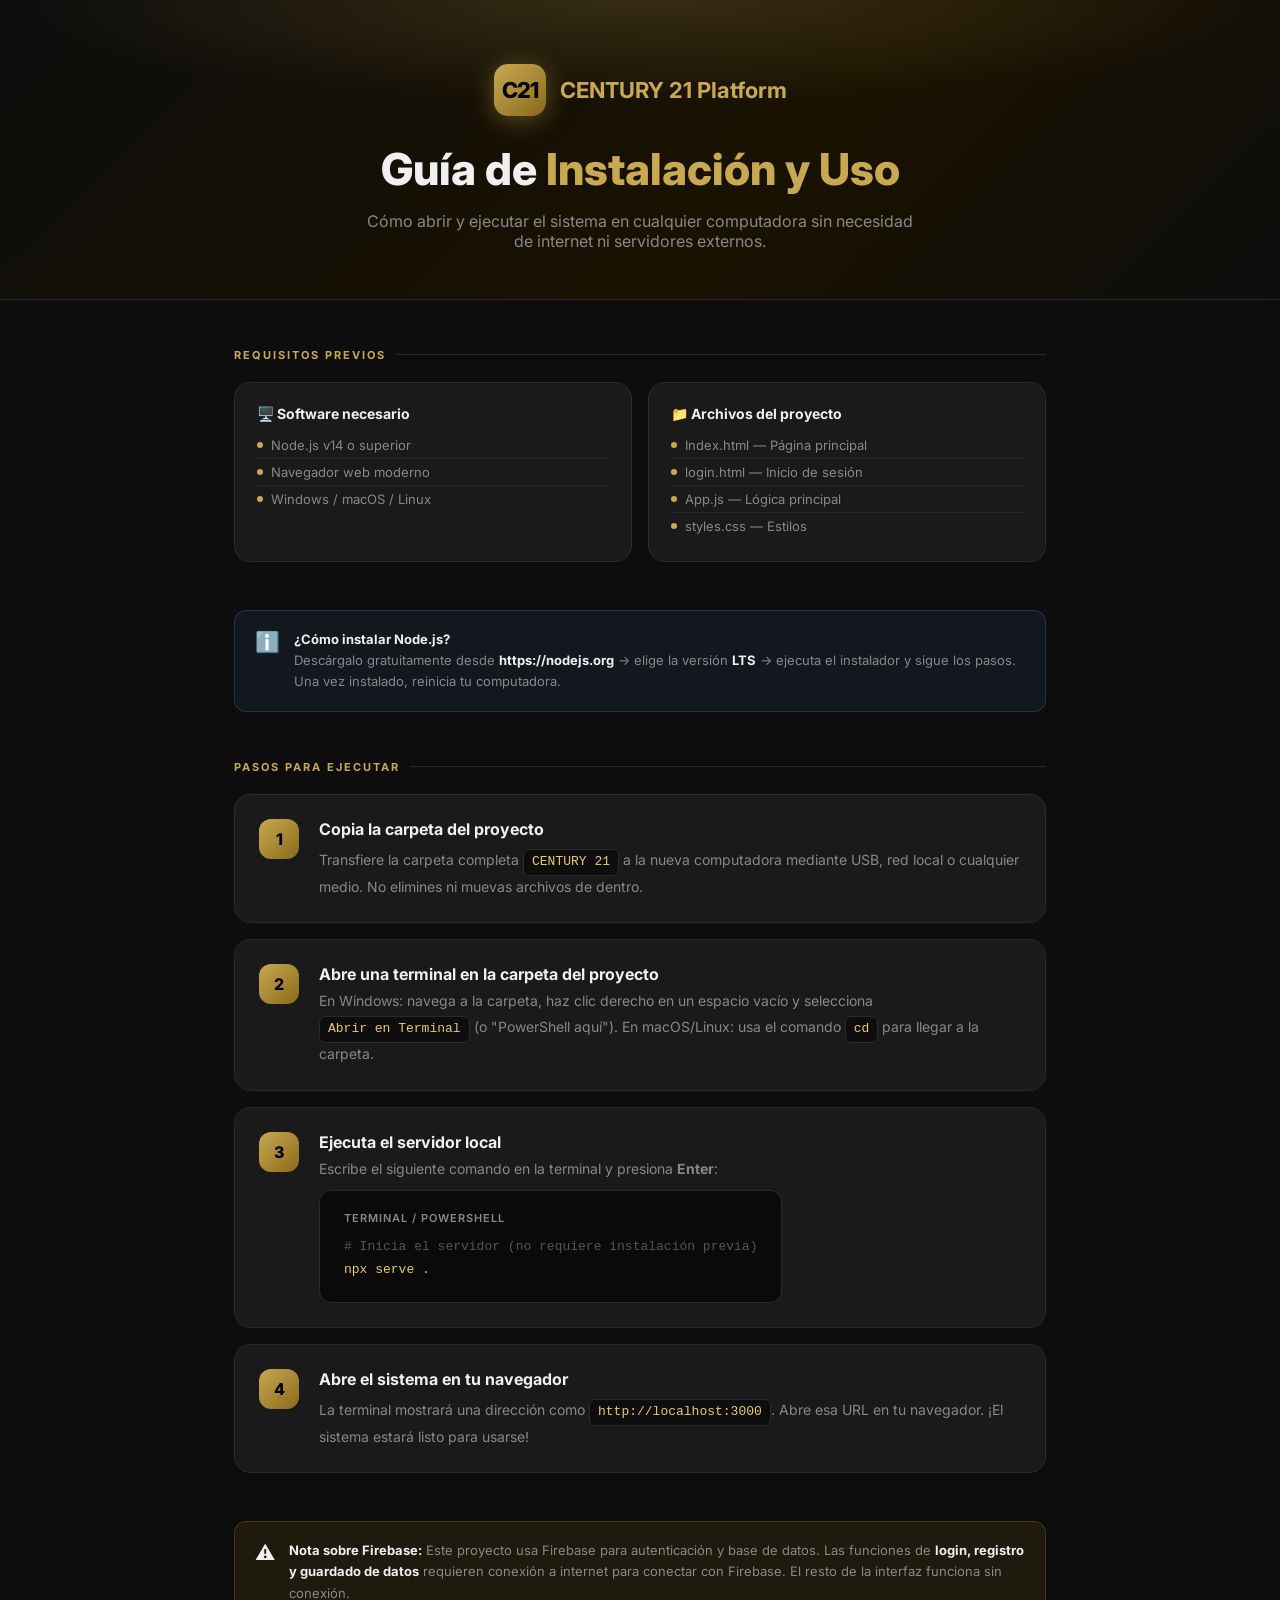
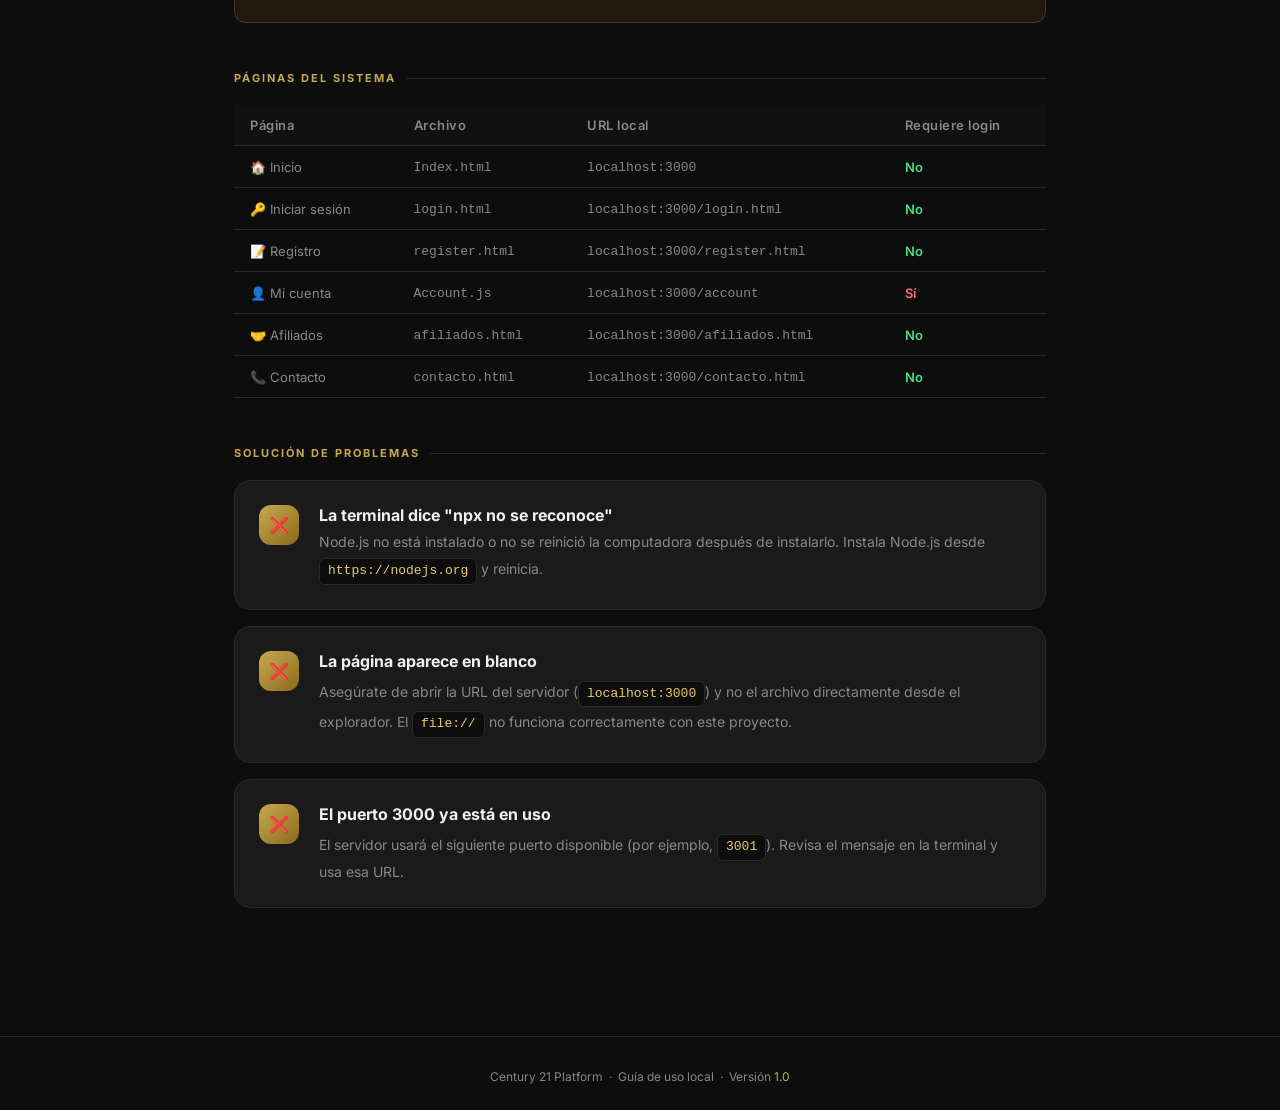
<file: guia-uso.html>
<!DOCTYPE html>
<html lang="es">

<head>
  <meta charset="UTF-8" />
  <meta name="viewport" content="width=device-width, initial-scale=1.0" />
  <title>Guía de Uso — Century 21 Platform</title>
  <link rel="preconnect" href="https://fonts.googleapis.com" />
  <link href="https://fonts.googleapis.com/css2?family=Inter:wght@400;500;600;700;800&display=swap" rel="stylesheet" />
  <style>
    :root {
      --gold: #C8A951;
      --gold-light: #e8c96a;
      --dark: #0d0d0d;
      --dark2: #141414;
      --dark3: #1e1e1e;
      --card: #1a1a1a;
      --border: #2a2a2a;
      --text: #f0f0f0;
      --muted: #888;
      --green: #4ade80;
      --blue: #60a5fa;
      --red: #f87171;
    }

    *,
    *::before,
    *::after {
      box-sizing: border-box;
      margin: 0;
      padding: 0;
    }

    body {
      font-family: 'Inter', sans-serif;
      background: var(--dark);
      color: var(--text);
      min-height: 100vh;
    }

    /* ── HERO ── */
    .hero {
      background: linear-gradient(135deg, #0d0d0d 0%, #1a1200 60%, #0d0d0d 100%);
      border-bottom: 1px solid var(--border);
      padding: 64px 32px 48px;
      text-align: center;
      position: relative;
      overflow: hidden;
    }

    .hero::before {
      content: '';
      position: absolute;
      inset: 0;
      background: radial-gradient(ellipse 70% 50% at 50% 0%, rgba(200, 169, 81, .18) 0%, transparent 70%);
      pointer-events: none;
    }

    .logo-row {
      display: flex;
      align-items: center;
      justify-content: center;
      gap: 14px;
      margin-bottom: 28px;
    }

    .logo-badge {
      width: 52px;
      height: 52px;
      border-radius: 14px;
      background: linear-gradient(135deg, var(--gold), #8a6a1a);
      display: flex;
      align-items: center;
      justify-content: center;
      font-size: 22px;
      font-weight: 800;
      color: #000;
      letter-spacing: -1px;
      box-shadow: 0 4px 24px rgba(200, 169, 81, .4);
    }

    .logo-text {
      font-size: 22px;
      font-weight: 700;
      color: var(--gold);
    }

    .hero h1 {
      font-size: clamp(28px, 5vw, 44px);
      font-weight: 800;
      line-height: 1.15;
      margin-bottom: 16px;
    }

    .hero h1 span {
      color: var(--gold);
    }

    .hero p {
      font-size: 16px;
      color: var(--muted);
      max-width: 560px;
      margin: 0 auto;
    }

    /* ── MAIN ── */
    main {
      max-width: 860px;
      margin: 0 auto;
      padding: 48px 24px 80px;
    }

    /* ── SECTION TITLE ── */
    .section-label {
      display: flex;
      align-items: center;
      gap: 10px;
      font-size: 11px;
      font-weight: 700;
      letter-spacing: 2px;
      text-transform: uppercase;
      color: var(--gold);
      margin-bottom: 20px;
    }

    .section-label::after {
      content: '';
      flex: 1;
      height: 1px;
      background: var(--border);
    }

    /* ── STEPS ── */
    .steps {
      display: flex;
      flex-direction: column;
      gap: 16px;
      margin-bottom: 48px;
    }

    .step {
      display: flex;
      gap: 20px;
      align-items: flex-start;
      background: var(--card);
      border: 1px solid var(--border);
      border-radius: 16px;
      padding: 24px;
      transition: border-color .2s, box-shadow .2s;
    }

    .step:hover {
      border-color: var(--gold);
      box-shadow: 0 0 0 1px rgba(200, 169, 81, .15);
    }

    .step-num {
      min-width: 40px;
      height: 40px;
      border-radius: 12px;
      background: linear-gradient(135deg, var(--gold), #8a6a1a);
      display: flex;
      align-items: center;
      justify-content: center;
      font-size: 16px;
      font-weight: 800;
      color: #000;
    }

    .step-body h3 {
      font-size: 16px;
      font-weight: 700;
      margin-bottom: 6px;
    }

    .step-body p {
      font-size: 14px;
      color: var(--muted);
      line-height: 1.6;
    }

    .step-body code {
      display: inline-block;
      background: #0d0d0d;
      border: 1px solid var(--border);
      border-radius: 6px;
      padding: 2px 8px;
      font-size: 13px;
      color: var(--gold-light);
      font-family: 'Courier New', monospace;
      margin-top: 4px;
    }

    /* ── CODE BLOCK ── */
    .code-block {
      background: #0a0a0a;
      border: 1px solid var(--border);
      border-radius: 12px;
      padding: 20px 24px;
      margin-top: 10px;
      position: relative;
    }

    .code-block pre {
      font-family: 'Courier New', monospace;
      font-size: 13px;
      color: var(--gold-light);
      line-height: 1.8;
      overflow-x: auto;
    }

    .code-block .comment {
      color: #555;
    }

    .code-label {
      font-size: 11px;
      color: var(--muted);
      font-weight: 600;
      letter-spacing: 1px;
      text-transform: uppercase;
      margin-bottom: 10px;
    }

    /* ── BADGES ── */
    .badge {
      display: inline-block;
      padding: 3px 10px;
      border-radius: 20px;
      font-size: 12px;
      font-weight: 600;
      margin-left: 8px;
      vertical-align: middle;
    }

    .badge-opt {
      background: rgba(96, 165, 250, .15);
      color: var(--blue);
      border: 1px solid rgba(96, 165, 250, .3);
    }

    .badge-req {
      background: rgba(248, 113, 113, .12);
      color: var(--red);
      border: 1px solid rgba(248, 113, 113, .25);
    }

    /* ── GRID CARDS ── */
    .grid2 {
      display: grid;
      grid-template-columns: 1fr 1fr;
      gap: 16px;
      margin-bottom: 48px;
    }

    @media(max-width:600px) {
      .grid2 {
        grid-template-columns: 1fr;
      }
    }

    .info-card {
      background: var(--card);
      border: 1px solid var(--border);
      border-radius: 16px;
      padding: 22px;
    }

    .info-card h4 {
      font-size: 14px;
      font-weight: 700;
      margin-bottom: 10px;
      display: flex;
      align-items: center;
      gap: 8px;
    }

    .info-card ul {
      list-style: none;
    }

    .info-card ul li {
      font-size: 13px;
      color: var(--muted);
      padding: 5px 0;
      border-bottom: 1px solid var(--border);
      display: flex;
      align-items: center;
      gap: 8px;
    }

    .info-card ul li:last-child {
      border-bottom: none;
    }

    .dot {
      width: 6px;
      height: 6px;
      border-radius: 50%;
      background: var(--gold);
      flex-shrink: 0;
    }

    /* ── ALERT ── */
    .alert {
      display: flex;
      gap: 14px;
      align-items: flex-start;
      border-radius: 12px;
      padding: 18px 20px;
      margin-bottom: 48px;
    }

    .alert-info {
      background: rgba(96, 165, 250, .07);
      border: 1px solid rgba(96, 165, 250, .2);
    }

    .alert-warn {
      background: rgba(251, 191, 36, .07);
      border: 1px solid rgba(251, 191, 36, .2);
    }

    .alert-icon {
      font-size: 20px;
      margin-top: 1px;
    }

    .alert-text {
      font-size: 13px;
      line-height: 1.65;
      color: var(--muted);
    }

    .alert-text strong {
      color: var(--text);
    }

    /* ── TABLE ── */
    .table-wrap {
      overflow-x: auto;
      margin-bottom: 48px;
    }

    table {
      width: 100%;
      border-collapse: collapse;
      font-size: 13px;
    }

    thead th {
      text-align: left;
      padding: 12px 16px;
      background: #111;
      border-bottom: 1px solid var(--border);
      color: var(--muted);
      font-weight: 600;
      letter-spacing: .5px;
    }

    tbody td {
      padding: 12px 16px;
      border-bottom: 1px solid var(--border);
      color: var(--muted);
    }

    tbody tr:hover td {
      background: rgba(200, 169, 81, .04);
    }

    .status-ok {
      color: var(--green);
      font-weight: 600;
    }

    .status-bad {
      color: var(--red);
      font-weight: 600;
    }

    /* ── FOOTER ── */
    footer {
      text-align: center;
      padding: 32px;
      border-top: 1px solid var(--border);
      font-size: 12px;
      color: var(--muted);
    }

    footer span {
      color: var(--gold);
    }
  </style>
</head>

<body>

  <!-- HERO -->
  <div class="hero">
    <div class="logo-row">
      <div class="logo-badge">C21</div>
      <div class="logo-text">CENTURY 21 Platform</div>
    </div>
    <h1>Guía de <span>Instalación y Uso</span></h1>
    <p>Cómo abrir y ejecutar el sistema en cualquier computadora sin necesidad de internet ni servidores externos.</p>
  </div>

  <main>

    <!-- REQUISITOS -->
    <div class="section-label">Requisitos previos</div>
    <div class="grid2">
      <div class="info-card">
        <h4>🖥️ Software necesario</h4>
        <ul>
          <li><span class="dot"></span>Node.js v14 o superior</li>
          <li><span class="dot"></span>Navegador web moderno</li>
          <li><span class="dot"></span>Windows / macOS / Linux</li>
        </ul>
      </div>
      <div class="info-card">
        <h4>📁 Archivos del proyecto</h4>
        <ul>
          <li><span class="dot"></span>Index.html — Página principal</li>
          <li><span class="dot"></span>login.html — Inicio de sesión</li>
          <li><span class="dot"></span>App.js — Lógica principal</li>
          <li><span class="dot"></span>styles.css — Estilos</li>
        </ul>
      </div>
    </div>

    <div class="alert alert-info">
      <div class="alert-icon">ℹ️</div>
      <div class="alert-text">
        <strong>¿Cómo instalar Node.js?</strong><br />
        Descárgalo gratuitamente desde <strong>https://nodejs.org</strong> → elige la versión <strong>LTS</strong> →
        ejecuta el instalador y sigue los pasos. Una vez instalado, reinicia tu computadora.
      </div>
    </div>

    <!-- PASOS -->
    <div class="section-label">Pasos para ejecutar</div>
    <div class="steps">

      <div class="step">
        <div class="step-num">1</div>
        <div class="step-body">
          <h3>Copia la carpeta del proyecto</h3>
          <p>Transfiere la carpeta completa <code>CENTURY 21</code> a la nueva computadora mediante USB, red local o
            cualquier medio. No elimines ni muevas archivos de dentro.</p>
        </div>
      </div>

      <div class="step">
        <div class="step-num">2</div>
        <div class="step-body">
          <h3>Abre una terminal en la carpeta del proyecto</h3>
          <p>En Windows: navega a la carpeta, haz clic derecho en un espacio vacío y selecciona
            <code>Abrir en Terminal</code> (o "PowerShell aquí"). En macOS/Linux: usa el comando <code>cd</code> para
            llegar a la carpeta.</p>
        </div>
      </div>

      <div class="step">
        <div class="step-num">3</div>
        <div class="step-body">
          <h3>Ejecuta el servidor local</h3>
          <p>Escribe el siguiente comando en la terminal y presiona <strong>Enter</strong>:</p>
          <div class="code-block">
            <div class="code-label">Terminal / PowerShell</div>
            <pre><span class="comment"># Inicia el servidor (no requiere instalación previa)</span>
npx serve .</pre>
          </div>
        </div>
      </div>

      <div class="step">
        <div class="step-num">4</div>
        <div class="step-body">
          <h3>Abre el sistema en tu navegador</h3>
          <p>La terminal mostrará una dirección como <code>http://localhost:3000</code>. Abre esa URL en tu navegador.
            ¡El sistema estará listo para usarse!</p>
        </div>
      </div>

    </div>

    <!-- ADVERTENCIA FIREBASE -->
    <div class="alert alert-warn">
      <div class="alert-icon">⚠️</div>
      <div class="alert-text">
        <strong>Nota sobre Firebase:</strong> Este proyecto usa Firebase para autenticación y base de datos. Las
        funciones de <strong>login, registro y guardado de datos</strong> requieren conexión a internet para conectar
        con Firebase. El resto de la interfaz funciona sin conexión.
      </div>
    </div>

    <!-- PÁGINAS -->
    <div class="section-label">Páginas del sistema</div>
    <div class="table-wrap">
      <table>
        <thead>
          <tr>
            <th>Página</th>
            <th>Archivo</th>
            <th>URL local</th>
            <th>Requiere login</th>
          </tr>
        </thead>
        <tbody>
          <tr>
            <td>🏠 Inicio</td>
            <td><code>Index.html</code></td>
            <td><code>localhost:3000</code></td>
            <td class="status-ok">No</td>
          </tr>
          <tr>
            <td>🔑 Iniciar sesión</td>
            <td><code>login.html</code></td>
            <td><code>localhost:3000/login.html</code></td>
            <td class="status-ok">No</td>
          </tr>
          <tr>
            <td>📝 Registro</td>
            <td><code>register.html</code></td>
            <td><code>localhost:3000/register.html</code></td>
            <td class="status-ok">No</td>
          </tr>
          <tr>
            <td>👤 Mi cuenta</td>
            <td><code>Account.js</code></td>
            <td><code>localhost:3000/account</code></td>
            <td class="status-bad">Sí</td>
          </tr>
          <tr>
            <td>🤝 Afiliados</td>
            <td><code>afiliados.html</code></td>
            <td><code>localhost:3000/afiliados.html</code></td>
            <td class="status-ok">No</td>
          </tr>
          <tr>
            <td>📞 Contacto</td>
            <td><code>contacto.html</code></td>
            <td><code>localhost:3000/contacto.html</code></td>
            <td class="status-ok">No</td>
          </tr>
        </tbody>
      </table>
    </div>

    <!-- SOLUCIÓN DE PROBLEMAS -->
    <div class="section-label">Solución de problemas</div>
    <div class="steps">

      <div class="step">
        <div class="step-num">❌</div>
        <div class="step-body">
          <h3>La terminal dice "npx no se reconoce"</h3>
          <p>Node.js no está instalado o no se reinició la computadora después de instalarlo. Instala Node.js desde
            <code>https://nodejs.org</code> y reinicia.</p>
        </div>
      </div>

      <div class="step">
        <div class="step-num">❌</div>
        <div class="step-body">
          <h3>La página aparece en blanco</h3>
          <p>Asegúrate de abrir la URL del servidor (<code>localhost:3000</code>) y no el archivo directamente desde el
            explorador. El <code>file://</code> no funciona correctamente con este proyecto.</p>
        </div>
      </div>

      <div class="step">
        <div class="step-num">❌</div>
        <div class="step-body">
          <h3>El puerto 3000 ya está en uso</h3>
          <p>El servidor usará el siguiente puerto disponible (por ejemplo, <code>3001</code>). Revisa el mensaje en la
            terminal y usa esa URL.</p>
        </div>
      </div>

    </div>

  </main>

  <footer>
    <p>Century 21 Platform &nbsp;·&nbsp; Guía de uso local &nbsp;·&nbsp; Versión <span>1.0</span></p>
  </footer>

</body>

</html>
</file>
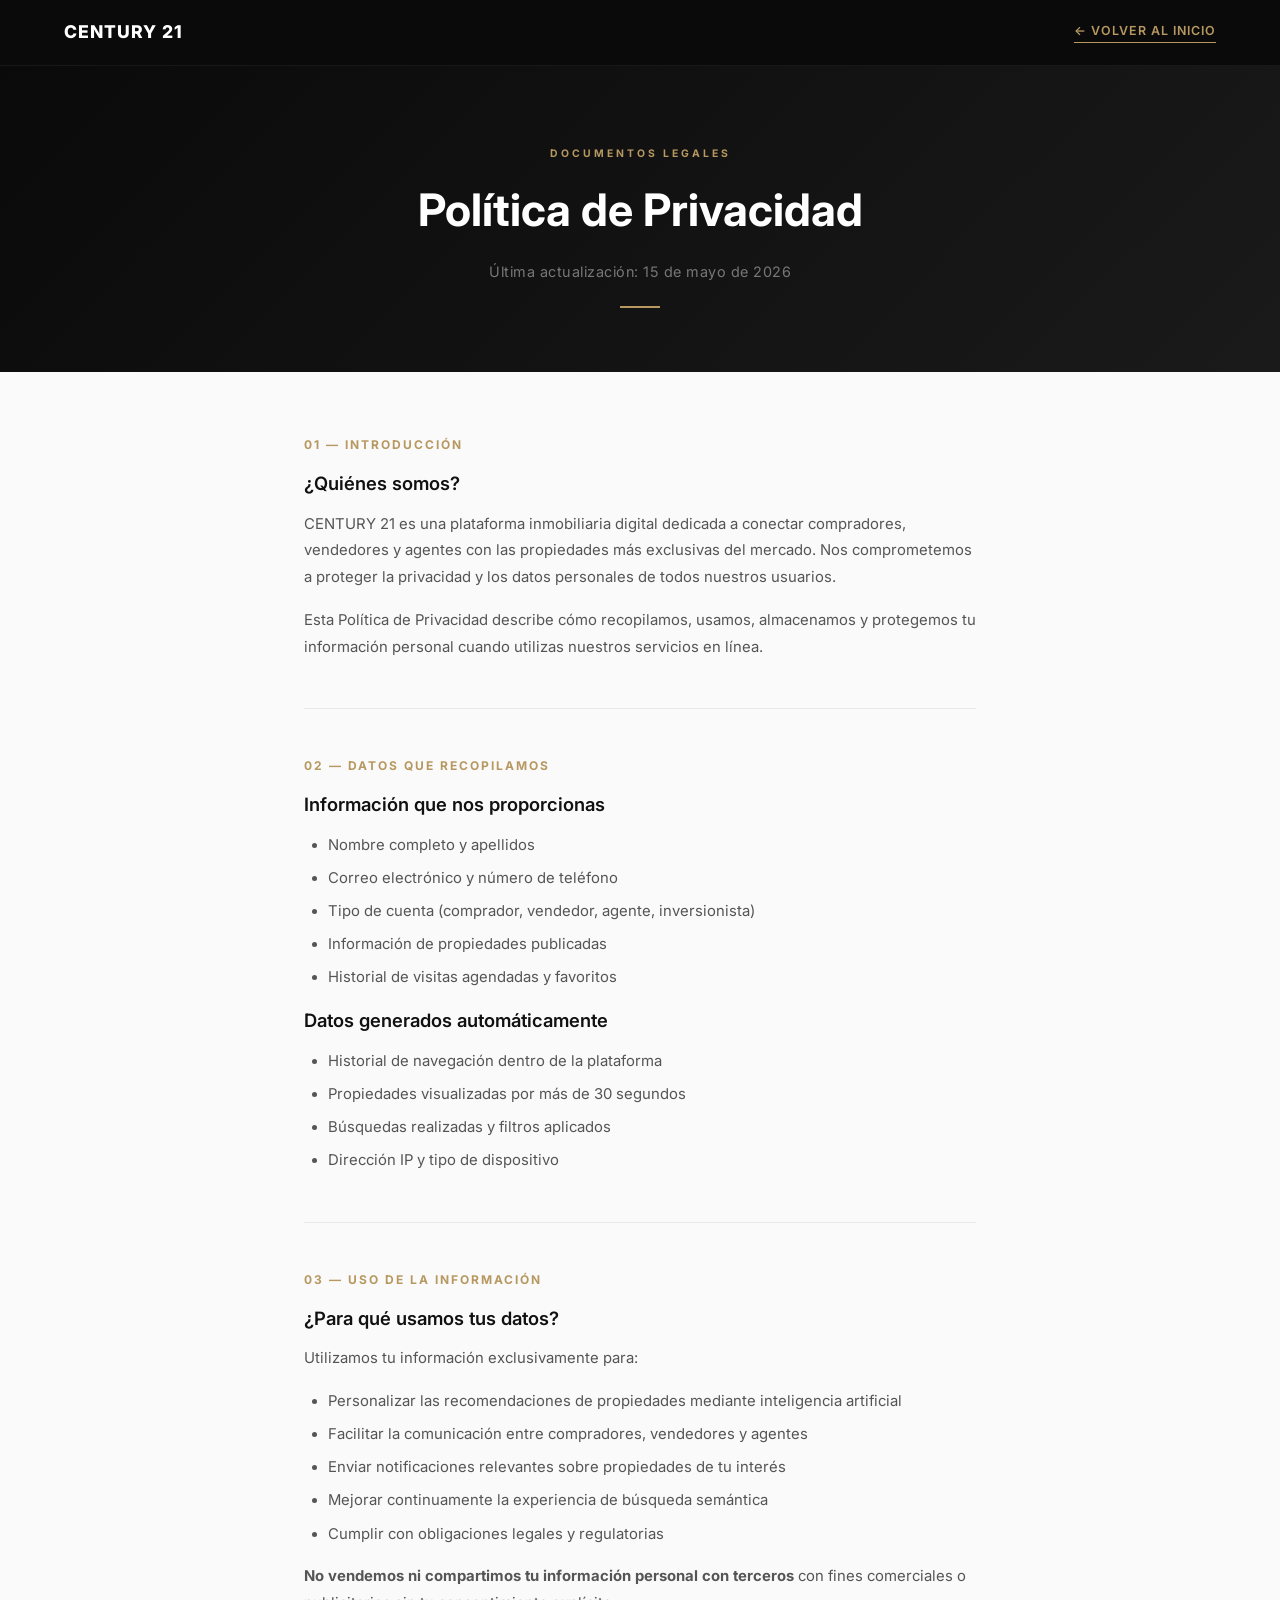
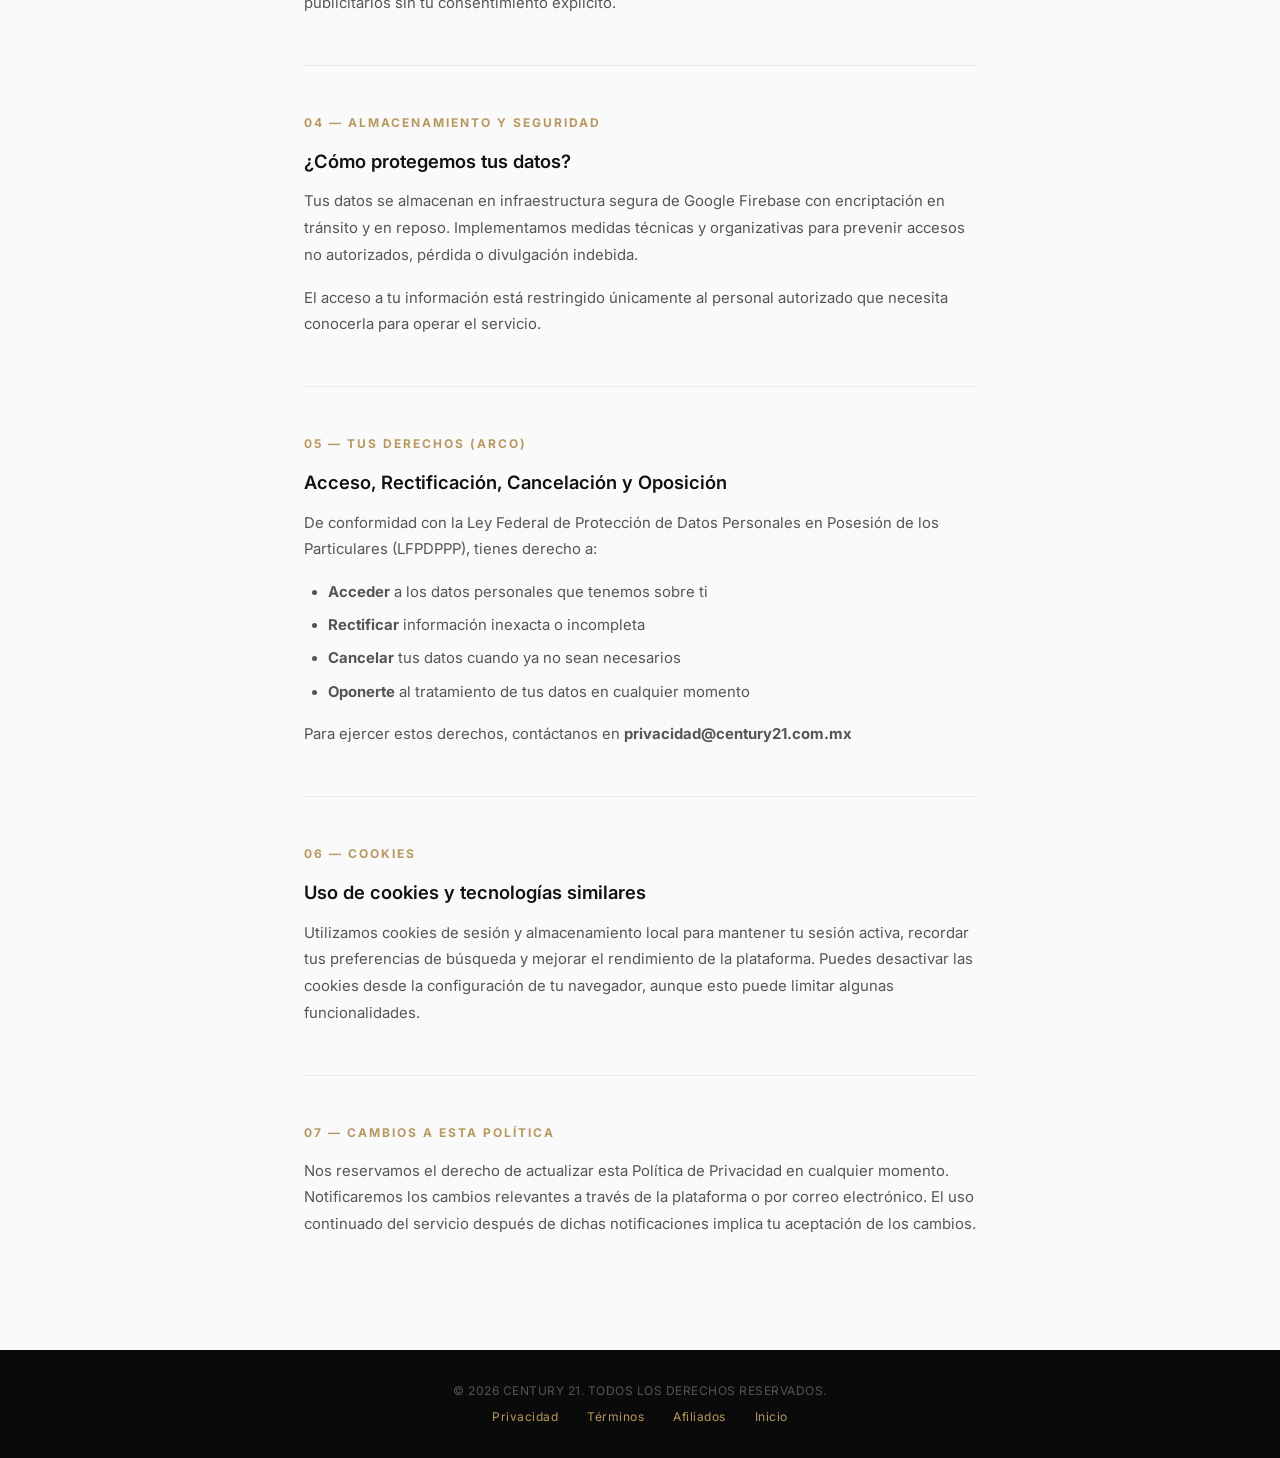
<file: privacidad.html>
<!DOCTYPE html>
<html lang="es">

<head>
    <meta charset="UTF-8">
    <meta name="viewport" content="width=device-width, initial-scale=1.0">
    <title>Política de Privacidad - CENTURY 21</title>
    <meta name="description"
        content="Política de privacidad y tratamiento de datos personales de CENTURY 21. Conoce cómo protegemos tu información.">
    <link rel="preconnect" href="https://fonts.googleapis.com">
    <link rel="preconnect" href="https://fonts.gstatic.com" crossorigin>
    <link href="https://fonts.googleapis.com/css2?family=Inter:wght@300;400;500;600;700&display=swap" rel="stylesheet">
    <link rel="stylesheet" href="styles.css">
    <style>
        :root {
            --gold: #B79860;
            --dark: #0A0A0A;
        }

        body {
            background: #fafafa;
            font-family: 'Inter', sans-serif;
            margin: 0;
        }

        /* NAV */
        .legal-nav {
            background: var(--dark);
            padding: 1.2rem 5%;
            display: flex;
            align-items: center;
            justify-content: space-between;
            position: sticky;
            top: 0;
            z-index: 100;
            border-bottom: 1px solid rgba(255, 255, 255, 0.06);
        }

        .legal-nav-logo {
            color: #fff;
            font-weight: 800;
            font-size: 1.1rem;
            letter-spacing: 1px;
            text-decoration: none;
        }

        .legal-nav-back {
            color: var(--gold);
            font-size: 0.78rem;
            font-weight: 600;
            letter-spacing: 1px;
            text-decoration: none;
            border-bottom: 1px solid var(--gold);
            padding-bottom: 2px;
            transition: opacity 0.2s;
        }

        .legal-nav-back:hover {
            opacity: 0.7;
        }

        /* HERO */
        .legal-hero {
            background: linear-gradient(135deg, var(--dark) 0%, #1a1a1a 100%);
            padding: 5rem 5% 4rem;
            text-align: center;
        }

        .legal-hero-label {
            font-size: 0.65rem;
            letter-spacing: 3px;
            font-weight: 700;
            color: var(--gold);
            margin-bottom: 1rem;
        }

        .legal-hero h1 {
            font-size: 2.8rem;
            color: #fff;
            font-weight: 700;
            margin-bottom: 1rem;
        }

        .legal-hero p {
            color: #777;
            font-size: 0.9rem;
            letter-spacing: 0.5px;
        }

        .legal-divider {
            width: 40px;
            height: 2px;
            background: var(--gold);
            margin: 1.5rem auto 0;
        }

        /* BODY */
        .legal-body {
            max-width: 800px;
            margin: 0 auto;
            padding: 4rem 5%;
        }

        .legal-section {
            margin-bottom: 3rem;
        }

        .legal-section h2 {
            font-size: 0.75rem;
            letter-spacing: 2px;
            font-weight: 700;
            color: var(--gold);
            margin-bottom: 1rem;
            text-transform: uppercase;
        }

        .legal-section h3 {
            font-size: 1.15rem;
            font-weight: 600;
            color: #111;
            margin-bottom: 0.8rem;
        }

        .legal-section p {
            color: #555;
            line-height: 1.8;
            font-size: 0.93rem;
            margin-bottom: 1rem;
        }

        .legal-section ul {
            color: #555;
            line-height: 1.8;
            font-size: 0.93rem;
            padding-left: 1.5rem;
            margin-bottom: 1rem;
        }

        .legal-section li {
            margin-bottom: 0.4rem;
        }

        .legal-sep {
            border: none;
            border-top: 1px solid #e8e8e8;
            margin: 3rem 0;
        }

        /* FOOTER */
        .legal-footer {
            background: var(--dark);
            color: #555;
            text-align: center;
            padding: 2rem 5%;
            font-size: 0.75rem;
            letter-spacing: 0.5px;
        }

        .legal-footer a {
            color: var(--gold);
            text-decoration: none;
            margin: 0 0.8rem;
        }
    </style>
</head>

<body>

    <!-- Navegación -->
    <nav class="legal-nav">
        <a href="index.html" class="legal-nav-logo">CENTURY 21</a>
        <a href="index.html" class="legal-nav-back">← VOLVER AL INICIO</a>
    </nav>

    <!-- Hero -->
    <section class="legal-hero">
        <div class="legal-hero-label">DOCUMENTOS LEGALES</div>
        <h1>Política de Privacidad</h1>
        <p>Última actualización: 15 de mayo de 2026</p>
        <div class="legal-divider"></div>
    </section>

    <!-- Contenido -->
    <main class="legal-body">

        <div class="legal-section">
            <h2>01 — Introducción</h2>
            <h3>¿Quiénes somos?</h3>
            <p>CENTURY 21 es una plataforma inmobiliaria digital dedicada a conectar compradores, vendedores y agentes
                con las propiedades más exclusivas del mercado. Nos comprometemos a proteger la privacidad y los datos
                personales de todos nuestros usuarios.</p>
            <p>Esta Política de Privacidad describe cómo recopilamos, usamos, almacenamos y protegemos tu información
                personal cuando utilizas nuestros servicios en línea.</p>
        </div>

        <hr class="legal-sep">

        <div class="legal-section">
            <h2>02 — Datos que recopilamos</h2>
            <h3>Información que nos proporcionas</h3>
            <ul>
                <li>Nombre completo y apellidos</li>
                <li>Correo electrónico y número de teléfono</li>
                <li>Tipo de cuenta (comprador, vendedor, agente, inversionista)</li>
                <li>Información de propiedades publicadas</li>
                <li>Historial de visitas agendadas y favoritos</li>
            </ul>
            <h3>Datos generados automáticamente</h3>
            <ul>
                <li>Historial de navegación dentro de la plataforma</li>
                <li>Propiedades visualizadas por más de 30 segundos</li>
                <li>Búsquedas realizadas y filtros aplicados</li>
                <li>Dirección IP y tipo de dispositivo</li>
            </ul>
        </div>

        <hr class="legal-sep">

        <div class="legal-section">
            <h2>03 — Uso de la información</h2>
            <h3>¿Para qué usamos tus datos?</h3>
            <p>Utilizamos tu información exclusivamente para:</p>
            <ul>
                <li>Personalizar las recomendaciones de propiedades mediante inteligencia artificial</li>
                <li>Facilitar la comunicación entre compradores, vendedores y agentes</li>
                <li>Enviar notificaciones relevantes sobre propiedades de tu interés</li>
                <li>Mejorar continuamente la experiencia de búsqueda semántica</li>
                <li>Cumplir con obligaciones legales y regulatorias</li>
            </ul>
            <p><strong>No vendemos ni compartimos tu información personal con terceros</strong> con fines comerciales o
                publicitarios sin tu consentimiento explícito.</p>
        </div>

        <hr class="legal-sep">

        <div class="legal-section">
            <h2>04 — Almacenamiento y seguridad</h2>
            <h3>¿Cómo protegemos tus datos?</h3>
            <p>Tus datos se almacenan en infraestructura segura de Google Firebase con encriptación en tránsito y en
                reposo. Implementamos medidas técnicas y organizativas para prevenir accesos no autorizados, pérdida o
                divulgación indebida.</p>
            <p>El acceso a tu información está restringido únicamente al personal autorizado que necesita conocerla para
                operar el servicio.</p>
        </div>

        <hr class="legal-sep">

        <div class="legal-section">
            <h2>05 — Tus derechos (ARCO)</h2>
            <h3>Acceso, Rectificación, Cancelación y Oposición</h3>
            <p>De conformidad con la Ley Federal de Protección de Datos Personales en Posesión de los Particulares
                (LFPDPPP), tienes derecho a:</p>
            <ul>
                <li><strong>Acceder</strong> a los datos personales que tenemos sobre ti</li>
                <li><strong>Rectificar</strong> información inexacta o incompleta</li>
                <li><strong>Cancelar</strong> tus datos cuando ya no sean necesarios</li>
                <li><strong>Oponerte</strong> al tratamiento de tus datos en cualquier momento</li>
            </ul>
            <p>Para ejercer estos derechos, contáctanos en <strong>privacidad@century21.com.mx</strong></p>
        </div>

        <hr class="legal-sep">

        <div class="legal-section">
            <h2>06 — Cookies</h2>
            <h3>Uso de cookies y tecnologías similares</h3>
            <p>Utilizamos cookies de sesión y almacenamiento local para mantener tu sesión activa, recordar tus
                preferencias de búsqueda y mejorar el rendimiento de la plataforma. Puedes desactivar las cookies desde
                la configuración de tu navegador, aunque esto puede limitar algunas funcionalidades.</p>
        </div>

        <hr class="legal-sep">

        <div class="legal-section">
            <h2>07 — Cambios a esta política</h2>
            <p>Nos reservamos el derecho de actualizar esta Política de Privacidad en cualquier momento. Notificaremos
                los cambios relevantes a través de la plataforma o por correo electrónico. El uso continuado del
                servicio después de dichas notificaciones implica tu aceptación de los cambios.</p>
        </div>

    </main>

    <footer class="legal-footer">
        <p>&copy; 2026 CENTURY 21. TODOS LOS DERECHOS RESERVADOS.</p>
        <p style="margin-top:0.5rem;">
            <a href="privacidad.html">Privacidad</a>
            <a href="terminos.html">Términos</a>
            <a href="afiliados.html">Afiliados</a>
            <a href="index.html">Inicio</a>
        </p>
    </footer>

</body>

</html>
</file>
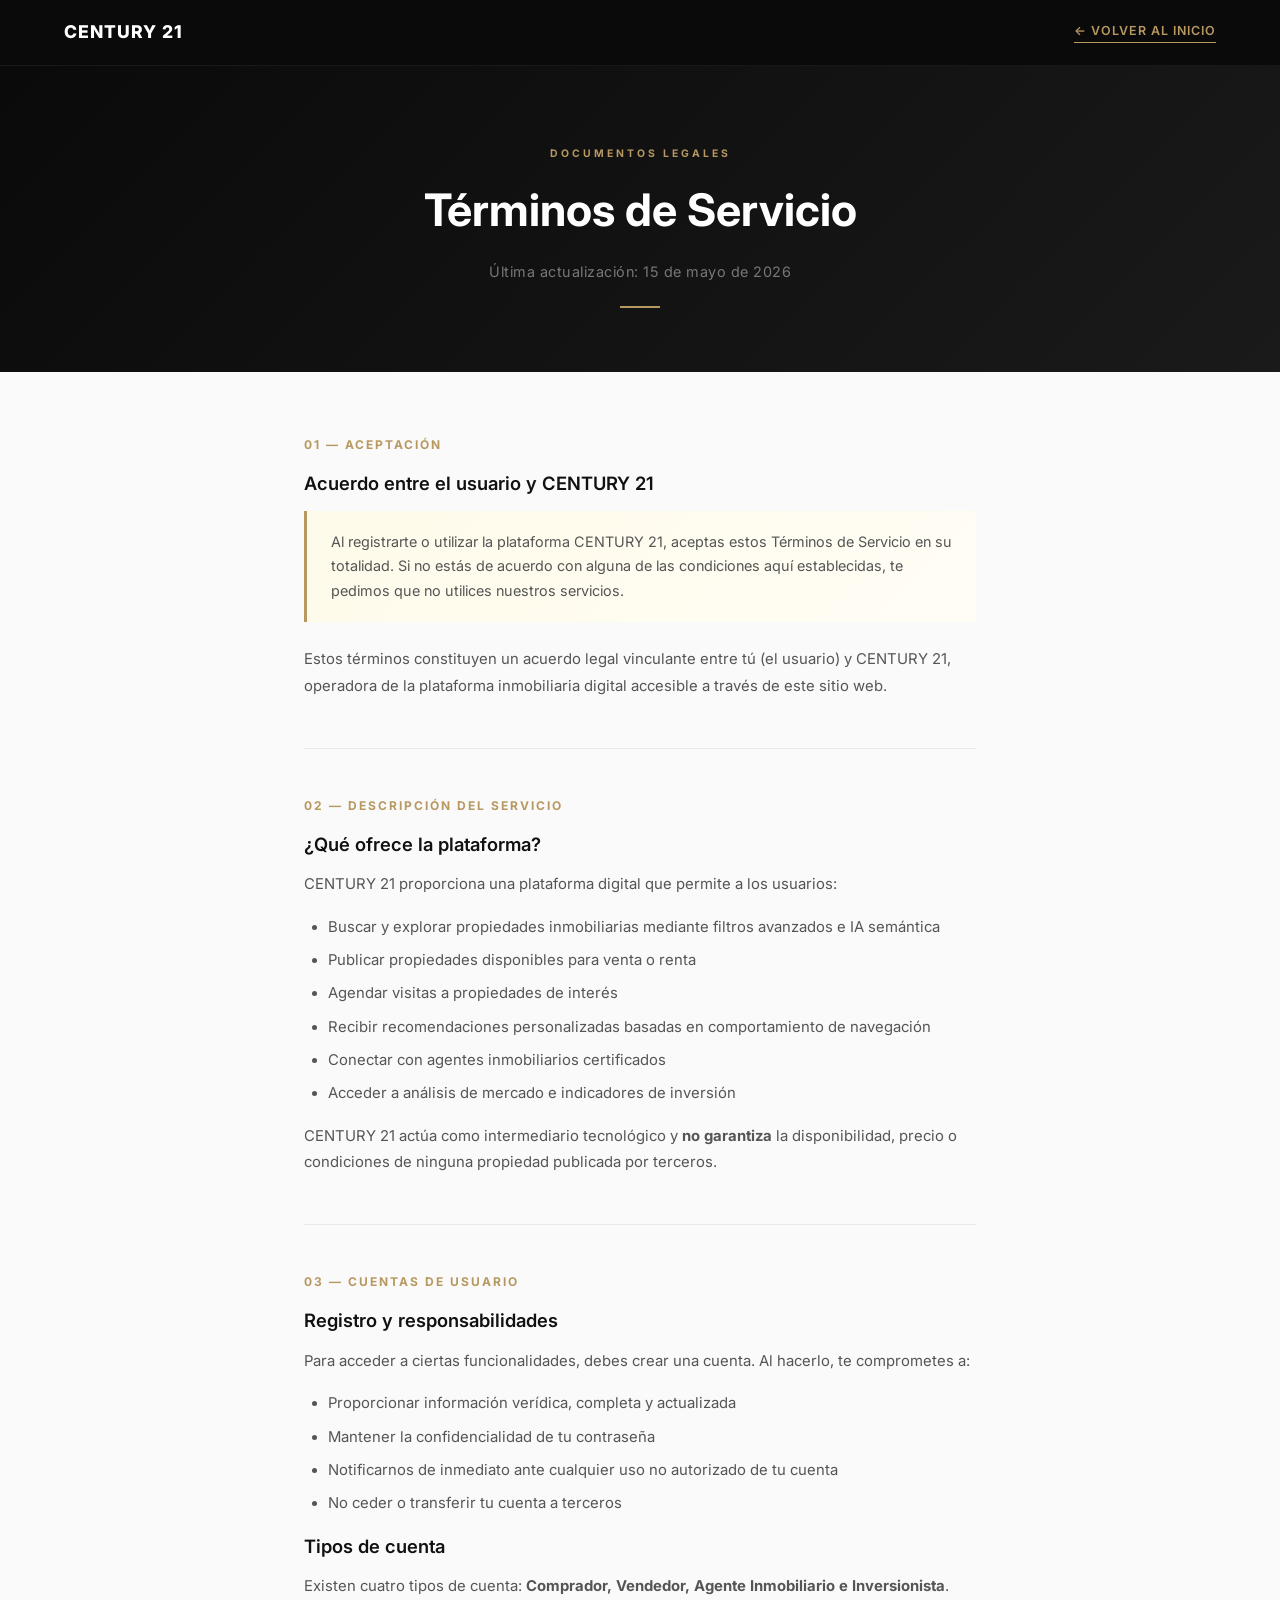
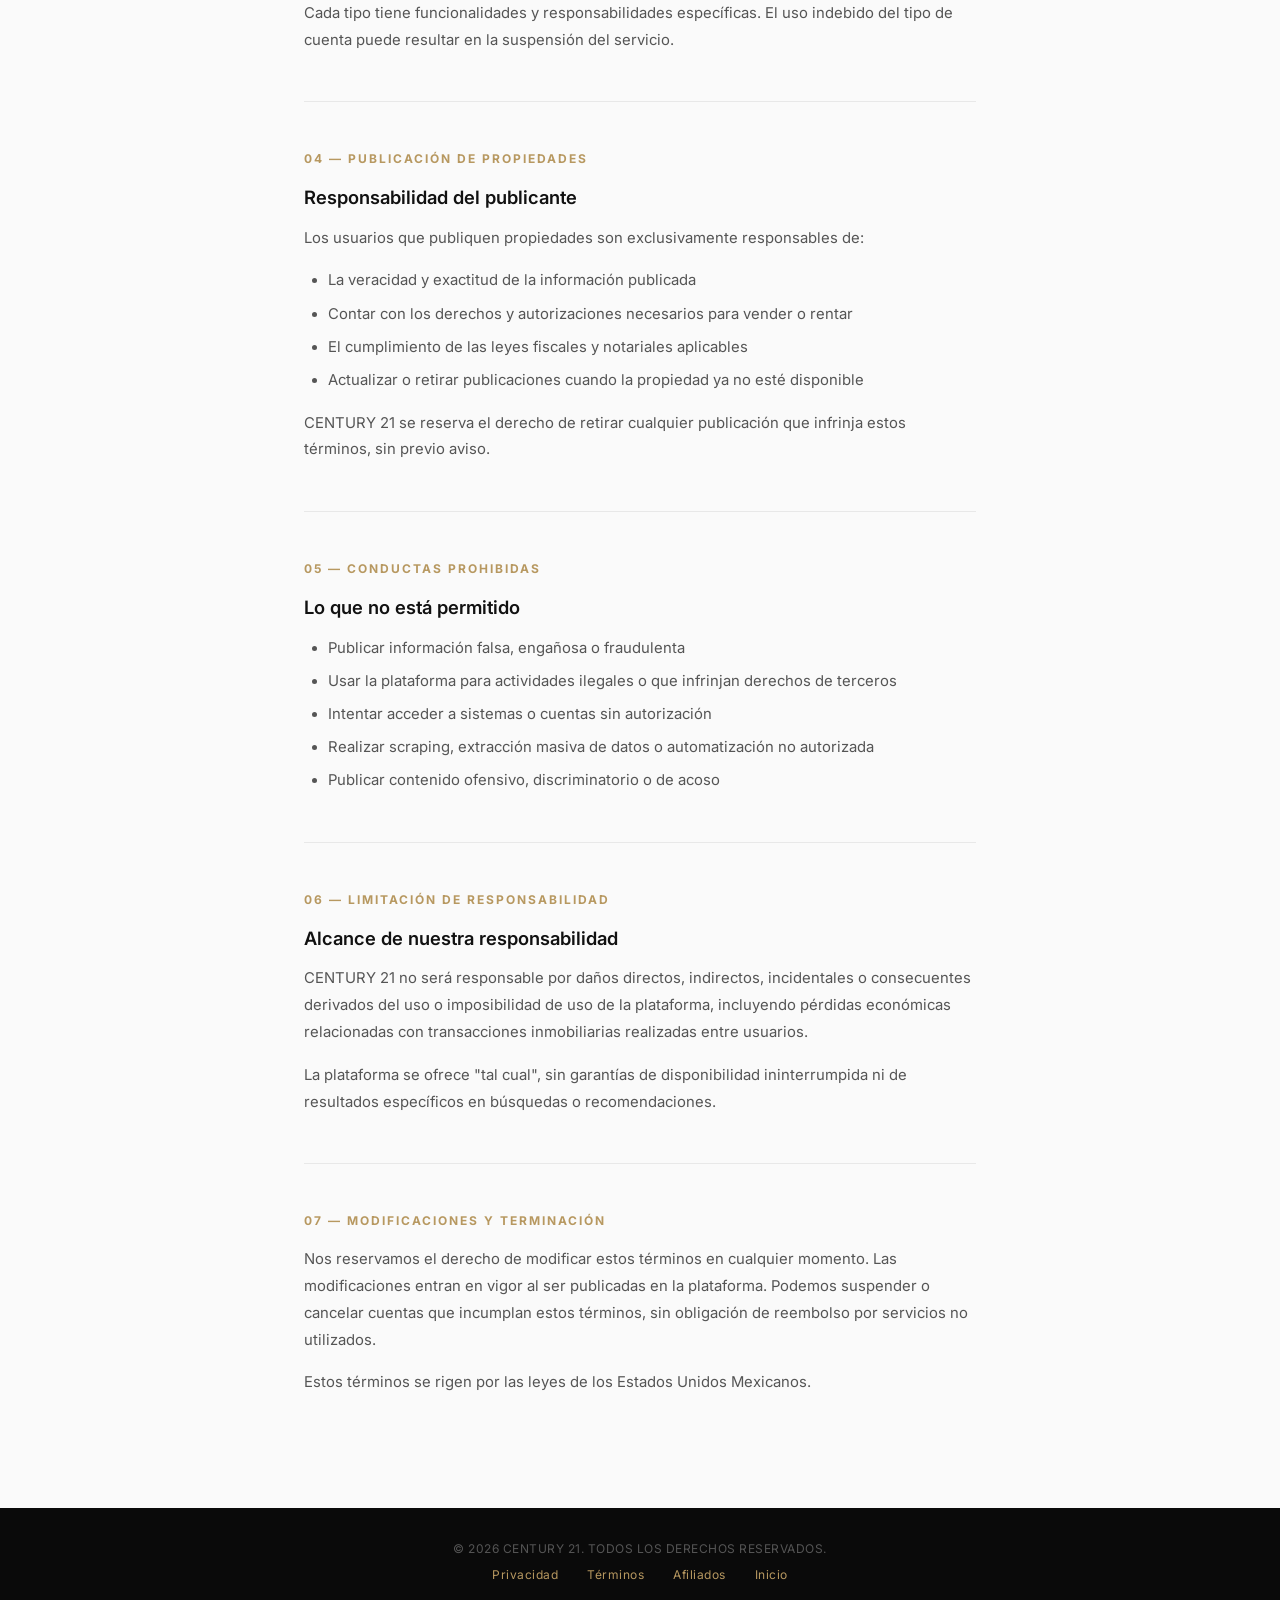
<file: terminos.html>
<!DOCTYPE html>
<html lang="es">

<head>
    <meta charset="UTF-8">
    <meta name="viewport" content="width=device-width, initial-scale=1.0">
    <title>Términos de Servicio - CENTURY 21</title>
    <meta name="description"
        content="Términos y condiciones de uso de la plataforma CENTURY 21. Conoce tus derechos y obligaciones como usuario.">
    <link rel="preconnect" href="https://fonts.googleapis.com">
    <link rel="preconnect" href="https://fonts.gstatic.com" crossorigin>
    <link href="https://fonts.googleapis.com/css2?family=Inter:wght@300;400;500;600;700&display=swap" rel="stylesheet">
    <link rel="stylesheet" href="styles.css">
    <style>
        :root {
            --gold: #B79860;
            --dark: #0A0A0A;
        }

        body {
            background: #fafafa;
            font-family: 'Inter', sans-serif;
            margin: 0;
        }

        .legal-nav {
            background: var(--dark);
            padding: 1.2rem 5%;
            display: flex;
            align-items: center;
            justify-content: space-between;
            position: sticky;
            top: 0;
            z-index: 100;
            border-bottom: 1px solid rgba(255, 255, 255, 0.06);
        }

        .legal-nav-logo {
            color: #fff;
            font-weight: 800;
            font-size: 1.1rem;
            letter-spacing: 1px;
            text-decoration: none;
        }

        .legal-nav-back {
            color: var(--gold);
            font-size: 0.78rem;
            font-weight: 600;
            letter-spacing: 1px;
            text-decoration: none;
            border-bottom: 1px solid var(--gold);
            padding-bottom: 2px;
            transition: opacity 0.2s;
        }

        .legal-nav-back:hover {
            opacity: 0.7;
        }

        .legal-hero {
            background: linear-gradient(135deg, var(--dark) 0%, #1a1a1a 100%);
            padding: 5rem 5% 4rem;
            text-align: center;
        }

        .legal-hero-label {
            font-size: 0.65rem;
            letter-spacing: 3px;
            font-weight: 700;
            color: var(--gold);
            margin-bottom: 1rem;
        }

        .legal-hero h1 {
            font-size: 2.8rem;
            color: #fff;
            font-weight: 700;
            margin-bottom: 1rem;
        }

        .legal-hero p {
            color: #777;
            font-size: 0.9rem;
            letter-spacing: 0.5px;
        }

        .legal-divider {
            width: 40px;
            height: 2px;
            background: var(--gold);
            margin: 1.5rem auto 0;
        }

        .legal-body {
            max-width: 800px;
            margin: 0 auto;
            padding: 4rem 5%;
        }

        .legal-section {
            margin-bottom: 3rem;
        }

        .legal-section h2 {
            font-size: 0.75rem;
            letter-spacing: 2px;
            font-weight: 700;
            color: var(--gold);
            margin-bottom: 1rem;
            text-transform: uppercase;
        }

        .legal-section h3 {
            font-size: 1.15rem;
            font-weight: 600;
            color: #111;
            margin-bottom: 0.8rem;
        }

        .legal-section p {
            color: #555;
            line-height: 1.8;
            font-size: 0.93rem;
            margin-bottom: 1rem;
        }

        .legal-section ul {
            color: #555;
            line-height: 1.8;
            font-size: 0.93rem;
            padding-left: 1.5rem;
            margin-bottom: 1rem;
        }

        .legal-section li {
            margin-bottom: 0.4rem;
        }

        .legal-sep {
            border: none;
            border-top: 1px solid #e8e8e8;
            margin: 3rem 0;
        }

        .highlight-box {
            background: linear-gradient(135deg, #fffbea, #fffdf5);
            border-left: 3px solid var(--gold);
            padding: 1.2rem 1.5rem;
            border-radius: 0 4px 4px 0;
            margin-bottom: 1.5rem;
            font-size: 0.9rem;
            color: #555;
            line-height: 1.7;
        }

        .legal-footer {
            background: var(--dark);
            color: #555;
            text-align: center;
            padding: 2rem 5%;
            font-size: 0.75rem;
            letter-spacing: 0.5px;
        }

        .legal-footer a {
            color: var(--gold);
            text-decoration: none;
            margin: 0 0.8rem;
        }
    </style>
</head>

<body>

    <nav class="legal-nav">
        <a href="index.html" class="legal-nav-logo">CENTURY 21</a>
        <a href="index.html" class="legal-nav-back">← VOLVER AL INICIO</a>
    </nav>

    <section class="legal-hero">
        <div class="legal-hero-label">DOCUMENTOS LEGALES</div>
        <h1>Términos de Servicio</h1>
        <p>Última actualización: 15 de mayo de 2026</p>
        <div class="legal-divider"></div>
    </section>

    <main class="legal-body">

        <div class="legal-section">
            <h2>01 — Aceptación</h2>
            <h3>Acuerdo entre el usuario y CENTURY 21</h3>
            <div class="highlight-box">
                Al registrarte o utilizar la plataforma CENTURY 21, aceptas estos Términos de Servicio en su totalidad.
                Si no estás de acuerdo con alguna de las condiciones aquí establecidas, te pedimos que no utilices
                nuestros servicios.
            </div>
            <p>Estos términos constituyen un acuerdo legal vinculante entre tú (el usuario) y CENTURY 21, operadora de
                la plataforma inmobiliaria digital accesible a través de este sitio web.</p>
        </div>

        <hr class="legal-sep">

        <div class="legal-section">
            <h2>02 — Descripción del servicio</h2>
            <h3>¿Qué ofrece la plataforma?</h3>
            <p>CENTURY 21 proporciona una plataforma digital que permite a los usuarios:</p>
            <ul>
                <li>Buscar y explorar propiedades inmobiliarias mediante filtros avanzados e IA semántica</li>
                <li>Publicar propiedades disponibles para venta o renta</li>
                <li>Agendar visitas a propiedades de interés</li>
                <li>Recibir recomendaciones personalizadas basadas en comportamiento de navegación</li>
                <li>Conectar con agentes inmobiliarios certificados</li>
                <li>Acceder a análisis de mercado e indicadores de inversión</li>
            </ul>
            <p>CENTURY 21 actúa como intermediario tecnológico y <strong>no garantiza</strong> la disponibilidad, precio
                o condiciones de ninguna propiedad publicada por terceros.</p>
        </div>

        <hr class="legal-sep">

        <div class="legal-section">
            <h2>03 — Cuentas de usuario</h2>
            <h3>Registro y responsabilidades</h3>
            <p>Para acceder a ciertas funcionalidades, debes crear una cuenta. Al hacerlo, te comprometes a:</p>
            <ul>
                <li>Proporcionar información verídica, completa y actualizada</li>
                <li>Mantener la confidencialidad de tu contraseña</li>
                <li>Notificarnos de inmediato ante cualquier uso no autorizado de tu cuenta</li>
                <li>No ceder o transferir tu cuenta a terceros</li>
            </ul>
            <h3>Tipos de cuenta</h3>
            <p>Existen cuatro tipos de cuenta: <strong>Comprador, Vendedor, Agente Inmobiliario e
                    Inversionista</strong>. Cada tipo tiene funcionalidades y responsabilidades específicas. El uso
                indebido del tipo de cuenta puede resultar en la suspensión del servicio.</p>
        </div>

        <hr class="legal-sep">

        <div class="legal-section">
            <h2>04 — Publicación de propiedades</h2>
            <h3>Responsabilidad del publicante</h3>
            <p>Los usuarios que publiquen propiedades son exclusivamente responsables de:</p>
            <ul>
                <li>La veracidad y exactitud de la información publicada</li>
                <li>Contar con los derechos y autorizaciones necesarios para vender o rentar</li>
                <li>El cumplimiento de las leyes fiscales y notariales aplicables</li>
                <li>Actualizar o retirar publicaciones cuando la propiedad ya no esté disponible</li>
            </ul>
            <p>CENTURY 21 se reserva el derecho de retirar cualquier publicación que infrinja estos términos, sin previo
                aviso.</p>
        </div>

        <hr class="legal-sep">

        <div class="legal-section">
            <h2>05 — Conductas prohibidas</h2>
            <h3>Lo que no está permitido</h3>
            <ul>
                <li>Publicar información falsa, engañosa o fraudulenta</li>
                <li>Usar la plataforma para actividades ilegales o que infrinjan derechos de terceros</li>
                <li>Intentar acceder a sistemas o cuentas sin autorización</li>
                <li>Realizar scraping, extracción masiva de datos o automatización no autorizada</li>
                <li>Publicar contenido ofensivo, discriminatorio o de acoso</li>
            </ul>
        </div>

        <hr class="legal-sep">

        <div class="legal-section">
            <h2>06 — Limitación de responsabilidad</h2>
            <h3>Alcance de nuestra responsabilidad</h3>
            <p>CENTURY 21 no será responsable por daños directos, indirectos, incidentales o consecuentes derivados del
                uso o imposibilidad de uso de la plataforma, incluyendo pérdidas económicas relacionadas con
                transacciones inmobiliarias realizadas entre usuarios.</p>
            <p>La plataforma se ofrece "tal cual", sin garantías de disponibilidad ininterrumpida ni de resultados
                específicos en búsquedas o recomendaciones.</p>
        </div>

        <hr class="legal-sep">

        <div class="legal-section">
            <h2>07 — Modificaciones y terminación</h2>
            <p>Nos reservamos el derecho de modificar estos términos en cualquier momento. Las modificaciones entran en
                vigor al ser publicadas en la plataforma. Podemos suspender o cancelar cuentas que incumplan estos
                términos, sin obligación de reembolso por servicios no utilizados.</p>
            <p>Estos términos se rigen por las leyes de los Estados Unidos Mexicanos.</p>
        </div>

    </main>

    <footer class="legal-footer">
        <p>&copy; 2026 CENTURY 21. TODOS LOS DERECHOS RESERVADOS.</p>
        <p style="margin-top:0.5rem;">
            <a href="privacidad.html">Privacidad</a>
            <a href="terminos.html">Términos</a>
            <a href="afiliados.html">Afiliados</a>
            <a href="index.html">Inicio</a>
        </p>
    </footer>

</body>

</html>
</file>
<file: styles.css>
:root {
    --gold: #B79860;
    --gold-hover: #9c8050;
    --dark-gray: #1a1a1a;
    --medium-gray: #333333;
    --light-gray: #f5f5f5;
    --border-gray: #e0e0e0;
    --white: #ffffff;
    --black: #000000;
    --ai-bg: #2C2C2C;
    --ai-panel: #1A1A1A;
}

* {
    margin: 0;
    padding: 0;
    box-sizing: border-box;
}

body {
    font-family: 'Inter', sans-serif;
    color: var(--dark-gray);
    background-color: var(--white);
    line-height: 1.5;
}

a {
    text-decoration: none;
    color: inherit;
}

/* ==========================================================================
   LOGIN PAGE (ESTATE ARCHITECT)
   ========================================================================== */
.login-body {
    background-color: var(--white);
    height: 100vh;
    overflow: hidden;
}

.login-container {
    display: flex;
    height: 100vh;
}

/* Left Side - Image */
.login-left {
    flex: 1.2;
    background: url('https://images.unsplash.com/photo-1600596542815-ffad4c1539a9?q=80&w=2000&auto=format&fit=crop') no-repeat center center/cover;
    position: relative;
    display: flex;
    flex-direction: column;
    justify-content: space-between;
    padding: 4rem;
    color: var(--white);
}

.login-left::before {
    content: '';
    position: absolute;
    top: 0;
    left: 0;
    right: 0;
    bottom: 0;
    background: linear-gradient(to right, rgba(0, 0, 0, 0.6) 0%, rgba(0, 0, 0, 0.2) 100%);
    z-index: 1;
}

.login-left-content {
    position: relative;
    z-index: 2;
    margin-top: auto;
    margin-bottom: auto;
    max-width: 600px;
}

.login-left-content h1 {
    font-size: 3.5rem;
    font-weight: 700;
    line-height: 1.1;
    margin-bottom: 1.5rem;
}

.login-left-content p {
    font-size: 1.1rem;
    opacity: 0.9;
    margin-bottom: 3rem;
    max-width: 450px;
}

.private-collection {
    display: flex;
    align-items: center;
    font-size: 0.8rem;
    letter-spacing: 2px;
    font-weight: 600;
}

.private-collection .line {
    width: 40px;
    height: 1px;
    background-color: var(--gold);
    margin-right: 15px;
}

.login-footer {
    position: relative;
    z-index: 2;
    font-size: 0.7rem;
    letter-spacing: 1px;
    opacity: 0.6;
}

/* Right Side - Form */
.login-right {
    flex: 0.8;
    background-color: var(--white);
    display: flex;
    align-items: center;
    justify-content: center;
    padding: 3rem;
}

.login-form-container {
    width: 100%;
    max-width: 400px;
}

.login-logo {
    margin-bottom: 4rem;
}

.login-logo h2 {
    font-size: 1.5rem;
    font-weight: 700;
    letter-spacing: 1px;
}

.logo-underline {
    width: 30px;
    height: 2px;
    background-color: var(--gold);
    margin-top: 5px;
}

.login-header {
    margin-bottom: 2.5rem;
}

.login-header h3 {
    font-size: 1.5rem;
    font-weight: 600;
    margin-bottom: 0.5rem;
}

.login-header p {
    color: #666;
    font-size: 0.9rem;
}

.form-group {
    margin-bottom: 1.5rem;
}

.label-row {
    display: flex;
    justify-content: space-between;
    align-items: center;
}

.form-group label {
    display: block;
    font-size: 0.75rem;
    font-weight: 700;
    letter-spacing: 1px;
    margin-bottom: 0.5rem;
}

.forgot-link {
    font-size: 0.7rem;
    color: var(--gold);
    font-weight: 600;
}

.form-group input {
    width: 100%;
    padding: 0.8rem 0;
    border: none;
    border-bottom: 1px solid var(--border-gray);
    font-size: 1rem;
    font-family: inherit;
    outline: none;
    transition: border-color 0.3s;
}

.form-group input:focus {
    border-bottom-color: var(--dark-gray);
}

.btn-login {
    width: 100%;
    background: linear-gradient(135deg, var(--gold) 0%, var(--gold-hover) 100%);
    color: var(--white);
    border: none;
    border-radius: 6px;
    padding: 1rem;
    font-size: 0.85rem;
    font-weight: 700;
    letter-spacing: 1px;
    cursor: pointer;
    margin-top: 1rem;
    transition: all 0.3s ease;
    box-shadow: 0 4px 15px rgba(183, 152, 96, 0.3);
}

.btn-login:hover {
    background: linear-gradient(135deg, var(--gold-hover) 0%, #856a3e 100%);
    box-shadow: 0 6px 20px rgba(183, 152, 96, 0.4);
    transform: translateY(-2px);
}

.divider {
    text-align: center;
    margin: 2rem 0;
    position: relative;
}

.divider::before {
    content: '';
    position: absolute;
    top: 50%;
    left: 0;
    right: 0;
    height: 1px;
    background-color: var(--border-gray);
    z-index: 1;
}

.divider span {
    background-color: var(--white);
    padding: 0 15px;
    color: #999;
    font-size: 0.7rem;
    letter-spacing: 1px;
    position: relative;
    z-index: 2;
}

.social-login {
    display: flex;
    gap: 1rem;
}

.btn-social {
    flex: 1;
    display: flex;
    align-items: center;
    justify-content: center;
    gap: 10px;
    background: var(--white);
    border: 1px solid var(--border-gray);
    border-radius: 6px;
    padding: 0.8rem;
    font-size: 0.8rem;
    font-weight: 600;
    cursor: pointer;
    transition: all 0.3s ease;
    box-shadow: 0 2px 8px rgba(0, 0, 0, 0.04);
}

.btn-social:hover {
    background: var(--light-gray);
    box-shadow: 0 4px 12px rgba(0, 0, 0, 0.08);
    transform: translateY(-1px);
}

.btn-social-full {
    width: 100%;
    padding: 0.9rem 1.5rem;
    font-size: 0.85rem;
    letter-spacing: 0.5px;
}

.apply-membership {
    text-align: center;
    margin-top: 3rem;
    font-size: 0.85rem;
    color: #666;
}

.apply-membership a {
    color: var(--dark-gray);
    font-weight: 600;
    text-decoration: underline;
}

/* ==========================================================================
   HOME PAGE (LUXE ESTATE - LIGHT THEME)
   ========================================================================== */
.navbar-light {
    display: flex;
    justify-content: space-between;
    align-items: center;
    padding: 1.5rem 5%;
    background-color: var(--white);
    border-bottom: 1px solid var(--border-gray);
    position: sticky;
    top: 0;
    z-index: 100;
}

.logo-light {
    font-size: 1.4rem;
    font-weight: 800;
    letter-spacing: -0.5px;
}

.nav-links-light {
    display: flex;
    list-style: none;
    gap: 2rem;
}

.nav-links-light a {
    font-size: 0.85rem;
    font-weight: 600;
    letter-spacing: 1px;
    color: var(--dark-gray);
}

.nav-actions {
    display: flex;
    align-items: center;
    gap: 1.5rem;
}

.btn-gold {
    background: linear-gradient(135deg, var(--gold) 0%, var(--gold-hover) 100%);
    color: var(--white);
    border: none;
    border-radius: 6px;
    padding: 0.6rem 1.5rem;
    font-size: 0.85rem;
    font-weight: 700;
    letter-spacing: 1px;
    cursor: pointer;
    transition: all 0.3s ease;
    box-shadow: 0 4px 15px rgba(183, 152, 96, 0.3);
}

.btn-gold:hover {
    background: linear-gradient(135deg, var(--gold-hover) 0%, #856a3e 100%);
    box-shadow: 0 6px 20px rgba(183, 152, 96, 0.4);
    transform: translateY(-2px);
}

.user-icon {
    color: var(--dark-gray);
}

/* Hero Light */
.hero-light {
    height: 70vh;
    min-height: 500px;
    background: url('https://images.unsplash.com/photo-1512917774080-9991f1c4c750?q=80&w=2000&auto=format&fit=crop') no-repeat center center/cover;
    position: relative;
    display: flex;
    align-items: center;
    justify-content: center;
}

.hero-overlay {
    position: absolute;
    top: 0;
    left: 0;
    right: 0;
    bottom: 0;
    background: rgba(0, 0, 0, 0.3);
}

.hero-content-light {
    position: relative;
    z-index: 2;
    text-align: center;
    width: 100%;
    max-width: 800px;
}

.hero-content-light h1 {
    color: var(--white);
    font-size: 3rem;
    font-weight: 700;
    margin-bottom: 2rem;
}

.main-search-wrapper {
    display: flex;
    flex-direction: column;
    align-items: center;
    gap: 1.5rem;
}

.search-bar-white {
    background: var(--white);
    width: 100%;
    max-width: 600px;
    display: flex;
    align-items: center;
    padding: 0.5rem;
    border-radius: 4px;
    cursor: pointer;
}

.search-icon-dark {
    width: 20px;
    height: 20px;
    margin: 0 15px;
    color: var(--dark-gray);
}

.search-bar-white input {
    flex: 1;
    border: none;
    outline: none;
    font-size: 1.1rem;
    font-family: inherit;
    cursor: pointer;
}

.btn-dark-search {
    background: linear-gradient(135deg, var(--dark-gray) 0%, #000 100%);
    color: var(--white);
    border: none;
    border-radius: 6px;
    padding: 0.8rem 2rem;
    font-weight: 700;
    letter-spacing: 1px;
    cursor: pointer;
    transition: all 0.3s ease;
    box-shadow: 0 4px 15px rgba(0, 0, 0, 0.3);
}

.btn-dark-search:hover {
    background: #000;
    box-shadow: 0 6px 20px rgba(0, 0, 0, 0.4);
    transform: translateY(-2px);
}

/* Advanced filters */
.advanced-filters {
    display: flex;
    gap: 10px;
    width: 100%;
    max-width: 800px;
    margin-top: -5px;
    justify-content: center;
    flex-wrap: wrap;
}

.filter-select {
    padding: 0.6rem 1rem;
    border: 1px solid rgba(255, 255, 255, 0.3);
    background: rgba(0, 0, 0, 0.4);
    color: var(--white);
    border-radius: 4px;
    font-size: 0.85rem;
    font-family: inherit;
    outline: none;
    cursor: pointer;
    backdrop-filter: blur(5px);
    appearance: none;
    background-image: url("data:image/svg+xml,%3Csvg xmlns='http://www.w3.org/2000/svg' width='12' height='12' viewBox='0 0 24 24' fill='none' stroke='white' stroke-width='2'%3E%3Cpolyline points='6 9 12 15 18 9'%3E%3C/polyline%3E%3C/svg%3E");
    background-repeat: no-repeat;
    background-position: right 10px center;
    padding-right: 30px;
    transition: all 0.3s;
}

.filter-select:hover {
    background: rgba(0, 0, 0, 0.6);
    border-color: rgba(255, 255, 255, 0.5);
}

.filter-select option {
    background: var(--dark-gray);
    color: var(--white);
}

.btn-gold-search {
    background: linear-gradient(135deg, var(--gold) 0%, var(--gold-hover) 100%);
    color: var(--white);
    border: none;
    border-radius: 4px;
    padding: 0.6rem 1.5rem;
    font-weight: 700;
    font-size: 0.85rem;
    letter-spacing: 1px;
    cursor: pointer;
    transition: all 0.3s ease;
}

.btn-gold-search:hover {
    transform: translateY(-1px);
    box-shadow: 0 4px 10px rgba(183, 152, 96, 0.4);
}

.filter-buttons {
    display: flex;
    gap: 1rem;
}

.filter-btn {
    background: transparent;
    border: 1px solid rgba(255, 255, 255, 0.5);
    color: var(--white);
    padding: 0.6rem 2rem;
    font-size: 0.8rem;
    font-weight: 600;
    letter-spacing: 1px;
    cursor: pointer;
    transition: all 0.3s;
}

.filter-btn.active,
.filter-btn:hover {
    background: var(--gold);
    border-color: var(--gold);
}

/* Featured Section */
.featured-section {
    padding: 5rem 5%;
    max-width: 1400px;
    margin: 0 auto;
    background: #FAFAFA;
}

.featured-header {
    display: flex;
    justify-content: space-between;
    align-items: flex-end;
    margin-bottom: 3rem;
}

.featured-header h2 {
    font-size: 1.2rem;
    letter-spacing: 2px;
    margin-bottom: 0.5rem;
}

.featured-header p {
    color: #666;
    font-size: 0.9rem;
}

.view-all {
    font-size: 0.8rem;
    font-weight: 700;
    letter-spacing: 1px;
    border-bottom: 1px solid var(--dark-gray);
    padding-bottom: 2px;
}

/* Asymmetric Grid */
.asymmetric-grid {
    display: grid;
    grid-template-columns: 2fr 1fr;
    gap: 2rem;
}

.property-card-large {
    background: var(--white);
    border: 1px solid var(--border-gray);
    display: flex;
    flex-direction: column;
}

.card-img-large {
    position: relative;
    height: 400px;
}

.card-img-large img {
    width: 100%;
    height: 100%;
    object-fit: cover;
}

.badge-black {
    position: absolute;
    top: 20px;
    left: 20px;
    background: var(--dark-gray);
    color: var(--white);
    padding: 5px 10px;
    font-size: 0.7rem;
    font-weight: 700;
    letter-spacing: 1px;
}

.card-info-large {
    padding: 2rem;
}

.card-price-row {
    display: flex;
    justify-content: space-between;
    align-items: center;
    margin-bottom: 0.5rem;
}

.card-price-row h3 {
    font-size: 1.8rem;
    font-weight: 600;
}

.heart-icon {
    cursor: pointer;
    color: var(--dark-gray);
    transition: transform 0.2s ease, fill 0.2s ease;
    flex-shrink: 0;
}

.heart-icon:hover {
    transform: scale(1.2);
    color: #B79860;
}

.heart-icon.favorited {
    fill: #B79860;
    stroke: #B79860;
}

.heart-icon-sm {
    width: 18px;
    height: 18px;
}

.card-info-small .card-price-row {
    margin-bottom: 0.2rem;
}

.card-info-small .card-price-row h4 {
    margin-bottom: 0;
}

.card-info-large p {
    color: #666;
    margin-bottom: 2rem;
}

.card-amenities {
    display: flex;
    gap: 2rem;
    border-top: 1px solid var(--border-gray);
    padding-top: 1.5rem;
    font-size: 0.8rem;
    font-weight: 600;
    color: var(--dark-gray);
}

.small-cards-wrapper {
    display: flex;
    flex-direction: column;
    gap: 2rem;
}

.property-card-small {
    background: var(--white);
    border: 1px solid var(--border-gray);
}

.card-img-small {
    position: relative;
    height: 200px;
}

.card-img-small img {
    width: 100%;
    height: 100%;
    object-fit: cover;
}

.badge-gold {
    position: absolute;
    top: 15px;
    left: 15px;
    background: var(--gold);
    color: var(--white);
    padding: 3px 8px;
    font-size: 0.65rem;
    font-weight: 700;
    letter-spacing: 1px;
}

.card-info-small {
    padding: 1.5rem;
}

.card-info-small h4 {
    font-size: 1.3rem;
    margin-bottom: 0.2rem;
}

.card-info-small p {
    font-size: 0.85rem;
    color: #666;
    margin-bottom: 1rem;
}

.card-amenities-small {
    display: flex;
    gap: 1rem;
    font-size: 0.7rem;
    font-weight: 600;
    color: #888;
}

/* Footer Light */
.footer-dark {
    background-color: #0A0A0A;
    color: var(--white);
    padding: 4rem 5%;
}

.footer-container {
    display: flex;
    justify-content: space-between;
    align-items: center;
    font-size: 0.7rem;
    letter-spacing: 1px;
}

.footer-logo {
    font-weight: 800;
    font-size: 1.2rem;
    letter-spacing: 0;
}

.footer-links {
    display: flex;
    gap: 2rem;
}

.footer-links a {
    color: #888;
    transition: color 0.3s;
}

.footer-links a:hover {
    color: var(--white);
}

.footer-copy {
    color: #555;
}

/* ==========================================================================
   AI SEMANTIC SEARCH MODAL (DARK THEME)
   ========================================================================== */
.ai-modal {
    position: fixed;
    top: 0;
    left: 0;
    right: 0;
    bottom: 0;
    background-color: var(--ai-bg);
    color: var(--white);
    z-index: 999;
    display: flex;
    flex-direction: column;
    opacity: 1;
    transition: opacity 0.3s ease;
}

.ai-modal.hidden {
    opacity: 0;
    pointer-events: none;
}

.ai-modal-content {
    width: 100%;
    height: 100%;
    display: flex;
    flex-direction: column;
    position: relative;
}

.close-modal {
    position: absolute;
    top: 20px;
    right: 30px;
    background: transparent;
    border: none;
    color: var(--white);
    font-size: 2rem;
    cursor: pointer;
    z-index: 10;
}

.ai-header {
    display: flex;
    justify-content: space-between;
    padding: 1.5rem 5%;
    border-bottom: 1px solid rgba(255, 255, 255, 0.05);
}

.logo-white {
    font-size: 1.4rem;
    font-weight: 800;
}

.nav-links-ai {
    display: flex;
    gap: 2rem;
    font-size: 0.85rem;
    font-weight: 600;
    letter-spacing: 1px;
    color: #888;
}

.nav-links-ai .active {
    color: var(--gold);
    border-bottom: 2px solid var(--gold);
    padding-bottom: 1.5rem;
    margin-bottom: -1.5rem;
}

.ai-body {
    flex: 1;
    overflow-y: auto;
    display: flex;
    flex-direction: column;
    align-items: center;
    justify-content: flex-start;
    padding: 2rem 5% 3rem;
    width: 100%;
    max-width: 820px;
    margin: 0 auto;
    text-align: center;
    box-sizing: border-box;
}

.ai-body h2 {
    font-size: 2.6rem;
    font-weight: 700;
    margin-bottom: 0.8rem;
    line-height: 1.2;
}

.ai-body > p {
    font-size: 0.95rem;
    color: #aaa;
    margin-bottom: 1.5rem;
    max-width: 580px;
}

.ai-search-box {
    background: var(--ai-panel);
    border: 1px solid rgba(255,255,255,0.1);
    border-radius: 8px;
    display: flex;
    align-items: center;
    width: 100%;
    padding: 0.4rem 1rem;
    margin-bottom: 1rem;
    box-shadow: 0 6px 20px rgba(0,0,0,0.4);
}

.ai-search-box input {
    flex: 1;
    background: transparent;
    border: none;
    color: var(--white);
    font-size: 1.1rem;
    padding: 0.8rem 1rem;
    outline: none;
    font-family: inherit;
}

.btn-arrow-gold {
    background: var(--gold);
    border: none;
    border-radius: 4px;
    width: 40px;
    height: 40px;
    display: flex;
    align-items: center;
    justify-content: center;
    cursor: pointer;
    transition: background 0.3s;
}

.btn-arrow-gold:hover {
    background: var(--gold-hover);
}

/* Matches Panel */
.semantic-matches {
    width: 100%;
    background: var(--ai-panel);
    border: 1px solid rgba(255,255,255,0.05);
    border-radius: 8px;
    overflow: visible;   /* el scroll lo maneja .ai-body */
    text-align: left;
    margin-bottom: 1rem;
}

.matches-header {
    font-size: 0.75rem;
    font-weight: 700;
    letter-spacing: 1px;
    color: #888;
    padding: 1rem 1.5rem;
    border-bottom: 1px solid rgba(255, 255, 255, 0.05);
}

.matches-grid {
    display: grid;
    grid-template-columns: repeat(2, 1fr);
    gap: 1px;
    background: rgba(255,255,255,0.05);
    border-bottom: 1px solid rgba(255,255,255,0.05);
    /* Sin overflow propio: el scroll queda en .ai-body */
}

.match-card {
    display: flex;
    flex-direction: column;
    background: var(--ai-panel);
    transition: background 0.25s;
    cursor: pointer;
    overflow: hidden;
}

.match-card:hover {
    background: rgba(255,255,255,0.04);
}

/* Imagen de tarjeta (sin wrapper nuevo — fallback para tarjetas sin wrap) */
.match-img {
    width: 100%;
    height: 130px;
    object-fit: cover;
    display: block;
    flex-shrink: 0;
}

.match-info {
    padding: 0.9rem 1rem 1rem;
    display: flex;
    flex-direction: column;
    gap: 0.25rem;
    flex: 1;
}

.match-info h5 {
    color: var(--gold);
    font-size: 0.68rem;
    letter-spacing: 1px;
    margin: 0;
}

.match-info h4 {
    font-size: 0.9rem;
    font-weight: 600;
    margin: 0;
    line-height: 1.3;
    white-space: nowrap;
    overflow: hidden;
    text-overflow: ellipsis;
}

.match-info p {
    font-size: 0.75rem;
    color: #888;
    margin: 0;
    white-space: nowrap;
    overflow: hidden;
    text-overflow: ellipsis;
}

.matches-footer {
    display: flex;
    justify-content: space-between;
    padding: 1rem 1.5rem;
    font-size: 0.8rem;
    color: #888;
}

.matches-footer kbd {
    background: rgba(255, 255, 255, 0.1);
    padding: 2px 6px;
    border-radius: 3px;
    font-family: inherit;
    font-size: 0.7rem;
}

.matches-footer a {
    color: var(--gold);
    font-weight: 600;
    letter-spacing: 1px;
}

/* ==========================================================================
   ALL PROPERTIES SECTION
   ========================================================================== */
.all-properties-section {
    padding: 5rem 5%;
    max-width: 1400px;
    margin: 0 auto;
    background: #FAFAFA;
}

.all-properties-section.hidden {
    display: none;
}

.properties-header {
    display: flex;
    justify-content: space-between;
    align-items: center;
    margin-bottom: 3rem;
    border-bottom: 1px solid var(--border-gray);
    padding-bottom: 1rem;
}

.property-grid {
    display: grid;
    grid-template-columns: repeat(auto-fill, minmax(300px, 1fr));
    gap: 2rem;
}

/* ==========================================================================
   PROPERTY DETAILS MODAL
   ========================================================================== */
.property-details-content {
    background: var(--white);
    color: var(--dark-gray);
    width: 90%;
    max-width: 1000px;
    margin: 5vh auto;
    border-radius: 8px;
    overflow: hidden;
    position: relative;
    max-height: 90vh;
    overflow-y: auto;
}

.property-details-content .close-modal {
    color: var(--dark-gray);
    background: var(--white);
    border-radius: 50%;
    width: 40px;
    height: 40px;
    display: flex;
    align-items: center;
    justify-content: center;
    box-shadow: 0 2px 10px rgba(0, 0, 0, 0.1);
}

.details-layout {
    display: flex;
    flex-direction: column;
}

@media (min-width: 768px) {
    .details-layout {
        flex-direction: row;
    }
}

.details-image-container {
    flex: 1;
    position: relative;
    min-height: 300px;
}

.details-image-container img {
    width: 100%;
    height: 100%;
    object-fit: cover;
    position: absolute;
    top: 0;
    left: 0;
    right: 0;
    bottom: 0;
}

.detail-badges {
    position: absolute;
    top: 20px;
    left: 20px;
    display: flex;
    gap: 10px;
}

.details-info-container {
    flex: 1;
    padding: 3rem;
}

.details-info-container h2 {
    font-size: 2rem;
    margin-bottom: 0.5rem;
}

.detail-location {
    color: #666;
    margin-bottom: 1.5rem;
}

.detail-price {
    font-size: 1.8rem;
    color: var(--gold);
    margin-bottom: 2rem;
}

.detail-amenities {
    display: flex;
    gap: 2rem;
    padding: 1.5rem 0;
    border-top: 1px solid var(--border-gray);
    border-bottom: 1px solid var(--border-gray);
    margin-bottom: 2rem;
}

.amenity-item {
    font-weight: 600;
    font-size: 0.9rem;
}

.detail-description h4 {
    margin-bottom: 1rem;
    font-size: 1.1rem;
}

.detail-description p {
    color: #555;
    line-height: 1.6;
    margin-bottom: 2rem;
}

.detail-tags {
    display: flex;
    flex-wrap: wrap;
    gap: 10px;
    margin-bottom: 2rem;
}

.detail-tags span {
    background: #f0f0f0;
    padding: 5px 10px;
    border-radius: 4px;
    font-size: 0.8rem;
    font-weight: 600;
}

.detail-action-btn {
    width: 100%;
    padding: 1rem;
    font-size: 1rem;
}

@media (max-width: 768px) {
    .login-container {
        flex-direction: column;
    }

    .login-left {
        padding: 2rem;
    }

    .asymmetric-grid {
        grid-template-columns: 1fr;
    }

    .matches-grid {
        grid-template-columns: 1fr;
    }

    .match-card {
        border-right: none;
        border-bottom: 1px solid rgba(255, 255, 255, 0.05);
    }

    .footer-container {
        flex-direction: column;
        gap: 1.5rem;
        text-align: center;
    }

    .details-image-container {
        position: relative;
        height: 300px;
    }
}

/* ==========================================================================
   ACCOUNT STYLES — Se agrega al final de styles.css
   ========================================================================== */

/* ------------------------------------------------------------------
   NAVBAR — Usuario no autenticado
   ------------------------------------------------------------------ */
.btn-register-nav {
    font-size: 0.85rem;
    font-weight: 600;
    letter-spacing: 1px;
    color: var(--dark-gray);
    border-bottom: 1px solid var(--dark-gray);
    padding-bottom: 2px;
    transition: opacity 0.3s;
}

.btn-register-nav:hover {
    opacity: 0.6;
}

/* ------------------------------------------------------------------
   AVATAR + DROPDOWN DE USUARIO
   ------------------------------------------------------------------ */
.user-menu-wrapper {
    position: relative;
}

.user-avatar {
    width: 38px;
    height: 38px;
    border-radius: 50%;
    color: #fff;
    font-size: 0.75rem;
    font-weight: 700;
    letter-spacing: 0.5px;
    display: flex;
    align-items: center;
    justify-content: center;
    cursor: pointer;
    user-select: none;
    transition: transform 0.2s, box-shadow 0.2s;
    box-shadow: 0 2px 10px rgba(0, 0, 0, 0.15);
}

.user-avatar:hover {
    transform: scale(1.05);
    box-shadow: 0 4px 15px rgba(0, 0, 0, 0.2);
}

.user-dropdown {
    position: absolute;
    top: calc(100% + 12px);
    right: 0;
    background: var(--white);
    border: 1px solid var(--border-gray);
    border-radius: 8px;
    min-width: 220px;
    box-shadow: 0 10px 40px rgba(0, 0, 0, 0.12);
    opacity: 0;
    pointer-events: none;
    transform: translateY(-8px);
    transition: opacity 0.2s, transform 0.2s;
    z-index: 200;
    overflow: hidden;
}

.user-dropdown.open {
    opacity: 1;
    pointer-events: all;
    transform: translateY(0);
}

.user-dropdown-header {
    padding: 1rem 1.2rem;
    border-bottom: 1px solid var(--border-gray);
    display: flex;
    flex-direction: column;
    gap: 6px;
    background: var(--light-gray);
}

.user-dropdown-header strong {
    font-size: 0.9rem;
    font-weight: 700;
}

.account-badge {
    display: inline-block;
    color: #fff;
    font-size: 0.65rem;
    font-weight: 700;
    letter-spacing: 1px;
    padding: 2px 8px;
    border-radius: 20px;
    width: fit-content;
}

.user-dropdown a {
    display: block;
    padding: 0.7rem 1.2rem;
    font-size: 0.82rem;
    font-weight: 500;
    color: var(--dark-gray);
    transition: background 0.2s;
}

.user-dropdown a:hover {
    background: var(--light-gray);
}

.dropdown-divider {
    height: 1px;
    background: var(--border-gray);
    margin: 4px 0;
}

.logout-link {
    color: #c0392b !important;
    font-weight: 600 !important;
}

/* ------------------------------------------------------------------
   BANNER DE BIENVENIDA
   ------------------------------------------------------------------ */
.account-banner {
    border-bottom: 1px solid var(--border-gray);
    padding: 0.8rem 5%;
    animation: slideDown 0.4s ease;
}

@keyframes slideDown {
    from {
        opacity: 0;
        transform: translateY(-10px);
    }

    to {
        opacity: 1;
        transform: translateY(0);
    }
}

.cuenta-banner-comprador {
    background: linear-gradient(135deg, #eaf4ff 0%, #f0f8ff 100%);
}

.cuenta-banner-vendedor {
    background: linear-gradient(135deg, #eafff0 0%, #f0fff5 100%);
}

.cuenta-banner-agente {
    background: linear-gradient(135deg, #f5eaff 0%, #faf0ff 100%);
}

.cuenta-banner-inversionista {
    background: linear-gradient(135deg, #fffbea 0%, #fffdf0 100%);
}

.banner-inner {
    display: flex;
    justify-content: space-between;
    align-items: center;
    flex-wrap: wrap;
    gap: 1rem;
}

.banner-left {
    display: flex;
    align-items: baseline;
    gap: 6px;
}

.banner-greeting {
    font-size: 0.85rem;
    color: #888;
    font-weight: 500;
}

.banner-name {
    font-size: 0.95rem;
    font-weight: 700;
    color: var(--dark-gray);
}

.banner-stats {
    display: flex;
    gap: 2.5rem;
}

.stat-item {
    display: flex;
    flex-direction: column;
    align-items: center;
    gap: 2px;
}

.stat-num {
    font-size: 1.1rem;
    font-weight: 700;
    color: var(--dark-gray);
}

.stat-label {
    font-size: 0.68rem;
    color: #999;
    letter-spacing: 0.5px;
    white-space: nowrap;
}

/* ------------------------------------------------------------------
   BANNER DE PUBLICAR (Vendedor)
   ------------------------------------------------------------------ */
.publish-banner {
    max-width: 1400px;
    margin: -1rem auto 0;
    padding: 0 5% 2rem;
    animation: slideDown 0.4s ease;
}

.publish-banner-inner {
    background: linear-gradient(135deg, #1a1a1a 0%, #2d2d2d 100%);
    color: #fff;
    border-radius: 8px;
    padding: 1.5rem 2rem;
    display: flex;
    justify-content: space-between;
    align-items: center;
    gap: 1rem;
    flex-wrap: wrap;
}

.publish-banner-inner strong {
    display: block;
    font-size: 1rem;
    margin-bottom: 4px;
}

.publish-banner-inner span {
    font-size: 0.85rem;
    color: #aaa;
}

/* ------------------------------------------------------------------
   PANEL DE CUENTA (sección dinámica por tipo)
   ------------------------------------------------------------------ */
.account-panel {
    padding: 4rem 5%;
    max-width: 1400px;
    margin: 0 auto;
    animation: fadeIn 0.5s ease;
}

@keyframes fadeIn {
    from {
        opacity: 0;
        transform: translateY(20px);
    }

    to {
        opacity: 1;
        transform: translateY(0);
    }
}

.panel-header {
    display: flex;
    justify-content: space-between;
    align-items: center;
    margin-bottom: 2rem;
    padding-bottom: 1rem;
    border-bottom: 1px solid var(--border-gray);
}

.panel-header h2 {
    font-size: 1.1rem;
    letter-spacing: 2px;
}

.panel-header p {
    font-size: 0.85rem;
    color: #888;
    margin-top: 4px;
}

.panel-subtitle {
    font-size: 0.85rem;
    color: #888;
}

.btn-sm {
    padding: 0.5rem 1.2rem;
    font-size: 0.78rem;
}

/* ------------------------------------------------------------------
   PANEL COMPRADOR — Visitas
   ------------------------------------------------------------------ */
.favorito-empty {
    text-align: center;
    padding: 3rem;
    background: var(--light-gray);
    border-radius: 8px;
    color: #888;
}

.favorito-empty span {
    font-size: 2.5rem;
    display: block;
    margin-bottom: 1rem;
}

.visitas-grid {
    display: flex;
    flex-direction: column;
    gap: 1rem;
}

.visita-card {
    display: flex;
    align-items: center;
    gap: 1.5rem;
    background: var(--white);
    border: 1px solid var(--border-gray);
    border-radius: 8px;
    padding: 1.2rem 1.5rem;
}

.visita-icon {
    font-size: 1.5rem;
}

.visita-info {
    flex: 1;
    display: flex;
    flex-direction: column;
    gap: 3px;
}

.visita-info strong {
    font-size: 0.95rem;
}

.visita-info span {
    font-size: 0.82rem;
    color: #888;
}

.btn-visita-cancel {
    background: transparent;
    border: 1px solid #ddd;
    border-radius: 4px;
    padding: 0.4rem 0.9rem;
    font-size: 0.78rem;
    cursor: pointer;
    color: #888;
    transition: all 0.2s;
}

.btn-visita-cancel:hover {
    border-color: #c0392b;
    color: #c0392b;
}

/* ------------------------------------------------------------------
   PANEL VENDEDOR — Mis Propiedades
   ------------------------------------------------------------------ */
.mis-propiedades-grid {
    display: grid;
    grid-template-columns: repeat(auto-fill, minmax(280px, 1fr));
    gap: 1.5rem;
}

.mi-propiedad-card {
    background: var(--white);
    border: 1px solid var(--border-gray);
    border-radius: 8px;
    padding: 1.5rem;
    display: flex;
    flex-direction: column;
    gap: 1rem;
    transition: box-shadow 0.3s;
}

.mi-propiedad-card:hover {
    box-shadow: 0 4px 20px rgba(0, 0, 0, 0.08);
}

.mp-header {
    display: flex;
    justify-content: space-between;
    align-items: flex-start;
    gap: 0.5rem;
}

.mp-header h4 {
    font-size: 1rem;
    font-weight: 600;
}

.mp-status {
    font-size: 0.65rem;
    font-weight: 700;
    letter-spacing: 1px;
    padding: 3px 8px;
    border-radius: 20px;
    white-space: nowrap;
}

.status-activo {
    background: #eafff0;
    color: #27ae60;
}

.status-revision {
    background: #fff8ea;
    color: #f39c12;
}

.mp-precio {
    font-size: 1.3rem;
    font-weight: 700;
    color: var(--gold);
}

.mp-stats {
    display: flex;
    gap: 1.5rem;
    padding: 0.8rem 0;
    border-top: 1px solid var(--border-gray);
    border-bottom: 1px solid var(--border-gray);
}

.mp-stats div {
    display: flex;
    flex-direction: column;
    gap: 2px;
    font-size: 0.82rem;
    color: #888;
}

.mp-stats span {
    font-size: 1.2rem;
    font-weight: 700;
    color: var(--dark-gray);
    display: block;
}

.mp-actions {
    display: flex;
    gap: 0.5rem;
    flex-wrap: wrap;
}

.btn-mp {
    background: transparent;
    border: 1px solid var(--border-gray);
    border-radius: 4px;
    padding: 0.4rem 0.8rem;
    font-size: 0.78rem;
    cursor: pointer;
    transition: all 0.2s;
    color: var(--dark-gray);
}

.btn-mp:hover {
    background: var(--light-gray);
}

.btn-mp-danger:hover {
    border-color: #c0392b;
    color: #c0392b;
    background: #fff5f5;
}

.mp-nueva {
    display: flex;
    flex-direction: column;
    align-items: center;
    justify-content: center;
    border: 2px dashed var(--border-gray);
    background: transparent;
    color: #aaa;
    cursor: pointer;
    min-height: 180px;
    gap: 0.5rem;
    transition: all 0.3s;
}

.mp-nueva:hover {
    border-color: var(--gold);
    color: var(--gold);
}

.mp-nueva span {
    font-size: 2.5rem;
    font-weight: 300;
}

.mp-nueva p {
    font-size: 0.85rem;
    font-weight: 600;
    letter-spacing: 0.5px;
}

/* ------------------------------------------------------------------
   PANEL AGENTE — Clientes
   ------------------------------------------------------------------ */
.clientes-grid {
    display: grid;
    grid-template-columns: repeat(auto-fill, minmax(300px, 1fr));
    gap: 1rem;
}

.cliente-card {
    background: var(--white);
    border: 1px solid var(--border-gray);
    border-radius: 8px;
    padding: 1.2rem 1.5rem;
    display: flex;
    align-items: center;
    gap: 1rem;
    transition: box-shadow 0.3s;
}

.cliente-card:hover {
    box-shadow: 0 4px 20px rgba(0, 0, 0, 0.08);
}

.cliente-avatar {
    width: 42px;
    height: 42px;
    border-radius: 50%;
    background: var(--light-gray);
    display: flex;
    align-items: center;
    justify-content: center;
    font-size: 0.8rem;
    font-weight: 700;
    color: var(--dark-gray);
    flex-shrink: 0;
}

.cliente-info {
    flex: 1;
    display: flex;
    flex-direction: column;
    gap: 2px;
}

.cliente-info strong {
    font-size: 0.9rem;
}

.cliente-tipo {
    font-size: 0.72rem;
    font-weight: 700;
    letter-spacing: 0.5px;
    color: #888;
}

.cliente-detalle {
    font-size: 0.8rem;
    color: var(--gold);
    font-weight: 600;
}

.cliente-estado {
    font-size: 0.65rem;
    font-weight: 700;
    letter-spacing: 1px;
    padding: 3px 8px;
    border-radius: 20px;
    white-space: nowrap;
}

.estado-activo {
    background: #eafff0;
    color: #27ae60;
}

.estado-negociando {
    background: #fff8ea;
    color: #f39c12;
}

.estado-buscando {
    background: #eaf4ff;
    color: #3498db;
}

.agente-listings-note {
    background: var(--light-gray);
    border-radius: 8px;
    padding: 1.5rem 2rem;
    display: flex;
    justify-content: space-between;
    align-items: center;
    gap: 1rem;
    flex-wrap: wrap;
    font-size: 0.88rem;
    color: #666;
    line-height: 1.6;
}

/* Botones overlay en tarjetas de propiedades (solo agente) */
.agente-overlay-btns {
    position: absolute;
    bottom: 0;
    left: 0;
    right: 0;
    background: linear-gradient(to top, rgba(0, 0, 0, 0.7) 0%, transparent 100%);
    padding: 1rem;
    display: flex;
    gap: 0.5rem;
    opacity: 0;
    transition: opacity 0.3s;
}

.card-img-large:hover .agente-overlay-btns,
.card-img-small:hover .agente-overlay-btns {
    opacity: 1;
}

.btn-agente-card {
    background: rgba(255, 255, 255, 0.9);
    border: none;
    border-radius: 4px;
    padding: 0.4rem 0.8rem;
    font-size: 0.78rem;
    font-weight: 600;
    cursor: pointer;
    transition: background 0.2s;
}

.btn-agente-card:hover {
    background: #fff;
}

.agente-overlay-sm {
    padding: 0.5rem;
}

.btn-agente-sm {
    padding: 0.3rem 0.6rem;
    font-size: 0.7rem;
}

/* ------------------------------------------------------------------
   PANEL INVERSIONISTA — Análisis de mercado
   ------------------------------------------------------------------ */
.mercado-grid {
    display: grid;
    grid-template-columns: repeat(auto-fill, minmax(240px, 1fr));
    gap: 1.5rem;
}

.mercado-card {
    background: var(--white);
    border: 1px solid var(--border-gray);
    border-radius: 8px;
    padding: 1.5rem;
    display: flex;
    flex-direction: column;
    gap: 1.2rem;
    transition: box-shadow 0.3s, transform 0.3s;
}

.mercado-card:hover {
    box-shadow: 0 6px 25px rgba(183, 152, 96, 0.15);
    transform: translateY(-2px);
}

.mercado-zona {
    font-size: 1.1rem;
    font-weight: 700;
    color: var(--dark-gray);
    border-bottom: 2px solid var(--gold);
    padding-bottom: 0.8rem;
}

.mercado-stats {
    display: flex;
    flex-direction: column;
    gap: 0.7rem;
}

.mercado-stat {
    display: flex;
    justify-content: space-between;
    align-items: center;
}

.mstat-label {
    font-size: 0.78rem;
    color: #888;
}

.mstat-val {
    font-size: 0.9rem;
    font-weight: 700;
    color: var(--dark-gray);
}

.trend-up {
    color: #27ae60 !important;
}

.trend-down {
    color: #c0392b !important;
}

.portafolio-resumen {
    display: grid;
    grid-template-columns: repeat(4, 1fr);
    gap: 1.5rem;
}

.portafolio-stat {
    background: var(--white);
    border: 1px solid var(--border-gray);
    border-radius: 8px;
    padding: 2rem;
    text-align: center;
    display: flex;
    flex-direction: column;
    gap: 0.5rem;
}

.portafolio-stat span {
    font-size: 2rem;
    font-weight: 700;
    color: var(--dark-gray);
}

.portafolio-stat.trend-up span {
    color: #27ae60;
}

.portafolio-stat label {
    font-size: 0.75rem;
    color: #888;
    letter-spacing: 0.5px;
}

/* ------------------------------------------------------------------
   DATOS EXTRA INVERSIONISTA en tarjetas de propiedades
   ------------------------------------------------------------------ */
.inv-extra {
    display: flex;
    gap: 0.5rem;
    flex-wrap: wrap;
    margin: 0.8rem 0;
}

.inv-extra-sm {
    margin: 0.4rem 0;
}

.inv-tag {
    font-size: 0.7rem;
    font-weight: 700;
    letter-spacing: 0.5px;
    padding: 3px 8px;
    border-radius: 4px;
    background: #fffbea;
    color: #956f00;
    border: 1px solid #f0d980;
}

.inv-tag.trend-up {
    background: #eafff0;
    color: #27ae60;
    border-color: #a8e6bc;
}

/* ------------------------------------------------------------------
   RESPONSIVE
   ------------------------------------------------------------------ */
@media (max-width: 900px) {
    .portafolio-resumen {
        grid-template-columns: repeat(2, 1fr);
    }

    .banner-stats {
        gap: 1.2rem;
    }
}

@media (max-width: 600px) {
    .banner-inner {
        flex-direction: column;
        align-items: flex-start;
    }

    .banner-stats {
        flex-wrap: wrap;
        gap: 1rem;
    }

    .portafolio-resumen {
        grid-template-columns: 1fr 1fr;
    }

    .mis-propiedades-grid,
    .clientes-grid,
    .mercado-grid {
        grid-template-columns: 1fr;
    }

    .publish-banner-inner {
        flex-direction: column;
        align-items: flex-start;
    }

    .agente-listings-note {
        flex-direction: column;
    }
}

/* ==========================================================================
   NUEVAS FEATURES — Timer, Recomendaciones, Búsquedas Guardadas
   ========================================================================== */

/* Barra de progreso de coincidencia en match-card */
.match-percent-bar {
    height: 3px;
    background: rgba(255,255,255,0.1);
    border-radius: 2px;
    margin-bottom: 0.5rem;
    overflow: hidden;
}
.match-percent-fill {
    height: 100%;
    background: var(--gold);
    border-radius: 2px;
    transition: width 0.6s ease;
}
.match-location {
    font-size: 0.8rem;
    color: #aaa;
    margin: 0.1rem 0 !important;
}
.match-tags {
    font-size: 0.75rem;
    color: #666;
    margin: 0 !important;
}

/* Botón guardar búsqueda dentro del grid de resultados */
.save-search-bar {
    display: flex;
    align-items: center;
    justify-content: flex-end;
    gap: 1rem;
    padding: 0.8rem 1.5rem;
    border-top: 1px solid rgba(255,255,255,0.07);
    font-size: 0.85rem;
    color: #888;
}

/* Badge de recomendación (encima de la tarjeta) */
.rec-badge {
    position: absolute;
    bottom: 60px;
    left: 0;
    right: 0;
    background: linear-gradient(90deg, rgba(183,152,96,0.92), rgba(183,152,96,0.7));
    color: #000;
    font-size: 0.7rem;
    font-weight: 700;
    letter-spacing: 1px;
    padding: 4px 10px;
    text-align: center;
    backdrop-filter: blur(4px);
}

/* Panel comprador — grid 2 columnas */
.comprador-panel-grid {
    display: grid;
    grid-template-columns: 1fr 1fr;
    gap: 2rem;
    width: 100%;
}
.comprador-col { display: flex; flex-direction: column; }

/* Visita card */
.visita-card {
    display: flex;
    gap: 1rem;
    align-items: center;
    padding: 1rem;
    background: #111;
    border: 1px solid #333;
    border-radius: 8px;
    margin-bottom: 1rem;
    text-align: left;
    transition: border-color 0.2s;
}
.visita-card:hover { border-color: var(--gold); }
.visita-status {
    display: inline-block;
    margin-top: 0.3rem;
    font-size: 0.78rem;
    font-weight: 600;
    padding: 2px 8px;
    border-radius: 4px;
}

/* Lista de búsquedas guardadas */
.saved-searches-list {
    display: flex;
    flex-direction: column;
    gap: 0.6rem;
    margin-top: 1rem;
}
.saved-search-item {
    display: flex;
    align-items: center;
    justify-content: space-between;
    background: #111;
    border: 1px solid #333;
    border-radius: 6px;
    padding: 0.8rem 1.2rem;
    transition: border-color 0.2s;
}
.saved-search-item:hover { border-color: var(--gold); }
.saved-query {
    font-size: 0.9rem;
    color: #ccc;
    font-style: italic;
}

@media (max-width: 768px) {
    .comprador-panel-grid { grid-template-columns: 1fr; }
    .save-search-bar { flex-direction: column; align-items: flex-start; }
}

/* ==========================================================================
   MODAL OVERLAY — backdrop genérico para modales tipo "card"
   ========================================================================== */
.modal-overlay {
    position: fixed;
    inset: 0;
    background: rgba(0,0,0,0.72);
    backdrop-filter: blur(6px);
    -webkit-backdrop-filter: blur(6px);
    z-index: 999;
    display: flex;
    align-items: center;
    justify-content: center;
    padding: 1rem;
    opacity: 1;
    transition: opacity 0.3s ease;
}
.modal-overlay.hidden { opacity: 0; pointer-events: none; }

@keyframes modalSlideUp {
    from { opacity: 0; transform: translateY(24px) scale(0.98); }
    to   { opacity: 1; transform: translateY(0) scale(1); }
}

/* ==========================================================================
   MODAL AGENDAR VISITA
   ========================================================================== */
.visit-modal-card {
    display: grid;
    grid-template-columns: 1fr 1fr;
    width: 100%;
    max-width: 860px;
    min-height: 520px;
    border-radius: 6px;
    overflow: hidden;
    position: relative;
    box-shadow: 0 30px 80px rgba(0,0,0,0.6);
    animation: modalSlideUp 0.35s cubic-bezier(0.16,1,0.3,1);
}
.visit-close-btn {
    position: absolute;
    top: 18px; right: 22px;
    background: rgba(0,0,0,0.4);
    border: 1px solid rgba(255,255,255,0.15);
    color: #fff;
    width: 36px; height: 36px;
    border-radius: 50%;
    font-size: 1.3rem;
    cursor: pointer;
    z-index: 10;
    display: flex; align-items: center; justify-content: center;
    transition: background 0.2s;
}
.visit-close-btn:hover { background: rgba(183,152,96,0.7); }

.visit-img-side {
    position: relative;
    min-height: 300px;
    overflow: hidden;
}
.visit-img-side img {
    width: 100%; height: 100%;
    object-fit: cover;
    position: absolute; inset: 0;
    transition: transform 0.6s ease;
}
.visit-modal-card:hover .visit-img-side img { transform: scale(1.04); }

.visit-img-overlay {
    position: absolute;
    bottom: 0; left: 0; right: 0;
    padding: 2rem;
    background: linear-gradient(transparent, rgba(0,0,0,0.85));
}
.visit-img-badge {
    font-size: 0.62rem;
    font-weight: 700;
    letter-spacing: 2.5px;
    color: var(--gold);
    margin-bottom: 0.6rem;
}
.visit-img-overlay h3 { font-size: 1.3rem; color: #fff; margin-bottom: 0.3rem; line-height: 1.3; }
.visit-img-overlay p  { color: #aaa; font-size: 0.88rem; }

.visit-form-side {
    background: #0D0D0D;
    padding: 2.8rem 2.5rem;
    display: flex;
    flex-direction: column;
    justify-content: center;
}
.visit-step-label {
    font-size: 0.62rem;
    letter-spacing: 2px;
    font-weight: 700;
    color: var(--gold);
    margin-bottom: 0.6rem;
}
.visit-form-header h2 { font-size: 1.7rem; color: #fff; margin-bottom: 0.4rem; line-height: 1.2; }
.visit-form-header p  { color: #666; font-size: 0.85rem; margin-bottom: 2rem; }

.visit-field { margin-bottom: 1.6rem; }
.visit-field label {
    display: block;
    font-size: 0.6rem;
    letter-spacing: 2px;
    font-weight: 700;
    color: #666;
    margin-bottom: 0.7rem;
}
.visit-date-input {
    width: 100%;
    background: #181818;
    border: 1px solid #2e2e2e;
    border-radius: 4px;
    color: #fff;
    padding: 0.85rem 1rem;
    font-size: 0.95rem;
    font-family: inherit;
    outline: none;
    color-scheme: dark;
    transition: border-color 0.2s;
}
.visit-date-input:focus { border-color: var(--gold); }

.time-slots-grid {
    display: grid;
    grid-template-columns: repeat(3, 1fr);
    gap: 0.5rem;
}
.time-slot-btn {
    background: #181818;
    border: 1px solid #2e2e2e;
    color: #bbb;
    padding: 0.6rem 0.4rem;
    border-radius: 4px;
    font-size: 0.8rem;
    font-family: inherit;
    font-weight: 500;
    cursor: pointer;
    transition: all 0.18s ease;
    text-align: center;
}
.time-slot-btn:hover  { border-color: var(--gold); color: var(--gold); }
.time-slot-btn.selected {
    background: var(--gold);
    border-color: var(--gold);
    color: #000;
    font-weight: 700;
}
.btn-visit-confirm {
    width: 100%;
    background: var(--gold);
    color: #000;
    border: none;
    padding: 1rem;
    font-size: 0.82rem;
    font-weight: 700;
    letter-spacing: 1.5px;
    border-radius: 4px;
    cursor: pointer;
    transition: all 0.25s ease;
    margin-top: 0.5rem;
}
.btn-visit-confirm:hover:not(:disabled) {
    background: var(--gold-hover);
    transform: translateY(-2px);
    box-shadow: 0 8px 24px rgba(183,152,96,0.25);
}
.btn-visit-confirm:disabled { opacity: 0.35; cursor: not-allowed; transform: none; }

/* ==========================================================================
   MODAL MI PERFIL
   ========================================================================== */
.profile-modal-card {
    background: #fff;
    width: 100%;
    max-width: 460px;
    border-radius: 6px;
    overflow: hidden;
    position: relative;
    box-shadow: 0 30px 80px rgba(0,0,0,0.5);
    animation: modalSlideUp 0.35s cubic-bezier(0.16,1,0.3,1);
}
.profile-close-btn {
    position: absolute;
    top: 16px; right: 20px;
    background: rgba(255,255,255,0.12);
    border: 1px solid rgba(255,255,255,0.18);
    color: #fff;
    width: 34px; height: 34px;
    border-radius: 50%;
    font-size: 1.2rem;
    cursor: pointer;
    z-index: 10;
    display: flex; align-items: center; justify-content: center;
    transition: background 0.2s;
}
.profile-close-btn:hover { background: rgba(183,152,96,0.6); }

.profile-card-header {
    background: linear-gradient(145deg, #0A0A0A 0%, #1c1c1c 100%);
    padding: 2.8rem 2rem 2rem;
    display: flex;
    flex-direction: column;
    align-items: center;
    text-align: center;
}
.profile-avatar-lg {
    width: 68px; height: 68px;
    border-radius: 50%;
    background: var(--gold);
    color: #000;
    font-size: 1.4rem;
    font-weight: 700;
    display: flex; align-items: center; justify-content: center;
    margin-bottom: 0.9rem;
    border: 3px solid rgba(255,255,255,0.08);
    box-shadow: 0 0 0 6px rgba(183,152,96,0.12);
    letter-spacing: 0;
}
.profile-account-label {
    font-size: 0.62rem;
    letter-spacing: 2.5px;
    font-weight: 700;
    color: var(--gold);
}
.profile-card-body { padding: 2rem 2.5rem 2.5rem; }
.profile-card-title h2 { font-size: 1.3rem; color: var(--dark-gray); margin-bottom: 0.25rem; }
.profile-card-title p  { color: #aaa; font-size: 0.83rem; margin-bottom: 1.8rem; }

.pf-field { margin-bottom: 1.4rem; }
.pf-field label {
    display: block;
    font-size: 0.6rem;
    letter-spacing: 1.8px;
    font-weight: 700;
    color: #999;
    margin-bottom: 0.4rem;
}
.pf-field input {
    width: 100%;
    border: none;
    border-bottom: 1px solid var(--border-gray);
    padding: 0.65rem 0;
    font-size: 0.95rem;
    font-family: inherit;
    color: var(--dark-gray);
    background: transparent;
    outline: none;
    transition: border-color 0.2s;
}
.pf-field input:focus  { border-bottom-color: var(--dark-gray); }
.pf-field input[readonly] { color: #bbb; cursor: not-allowed; }
.pf-submit { width: 100%; padding: 0.95rem; margin-top: 0.5rem; font-size: 0.82rem; letter-spacing: 1px; }

/* Responsive */
@media (max-width: 680px) {
    .visit-modal-card  { grid-template-columns: 1fr; }
    .visit-img-side    { min-height: 200px; }
    .visit-form-side   { padding: 2rem 1.5rem; }
    .profile-card-body { padding: 1.5rem; }
    .time-slots-grid   { grid-template-columns: repeat(2, 1fr); }
}

/* ==========================================================================
   AI MODAL — Rediseño con chips de ciudad y sugerencias
   ========================================================================== */

/* Badge "BÚSQUEDA SEMÁNTICA · IA" */
.ai-badge-label {
    display: inline-flex;
    align-items: center;
    gap: 8px;
    font-size: 0.6rem;
    letter-spacing: 2.5px;
    font-weight: 700;
    color: var(--gold);
    margin-bottom: 1.2rem;
    background: rgba(183,152,96,0.08);
    border: 1px solid rgba(183,152,96,0.2);
    padding: 6px 14px;
    border-radius: 20px;
}
.ai-badge-dot {
    width: 6px;
    height: 6px;
    border-radius: 50%;
    background: var(--gold);
    animation: pulseDot 1.8s ease-in-out infinite;
    flex-shrink: 0;
}
@keyframes pulseDot {
    0%, 100% { opacity: 1; transform: scale(1); }
    50%       { opacity: 0.4; transform: scale(0.6); }
}

/* Chips de ciudad */
.ai-city-chips {
    display: flex;
    flex-wrap: wrap;
    gap: 0.5rem;
    justify-content: center;
    margin-bottom: 1.8rem;
}
.ai-city-chip {
    font-size: 0.72rem;
    font-weight: 600;
    letter-spacing: 0.5px;
    color: #bbb;
    background: rgba(255,255,255,0.04);
    border: 1px solid rgba(255,255,255,0.1);
    border-radius: 20px;
    padding: 5px 14px;
    cursor: pointer;
    transition: all 0.2s ease;
    user-select: none;
}
.ai-city-chip:hover,
.ai-city-chip.active-city {
    background: rgba(183,152,96,0.12);
    border-color: var(--gold);
    color: var(--gold);
    transform: translateY(-1px);
}

/* Sugerencias populares */
.ai-suggestions {
    display: flex;
    flex-wrap: wrap;
    align-items: center;
    gap: 0.5rem;
    justify-content: center;
    margin-bottom: 1.5rem;
}
.ai-suggestion-label {
    font-size: 0.58rem;
    letter-spacing: 1.5px;
    font-weight: 700;
    color: #555;
    white-space: nowrap;
}
.ai-suggestion-chip {
    background: transparent;
    border: 1px solid rgba(255,255,255,0.07);
    border-radius: 4px;
    color: #777;
    font-size: 0.75rem;
    font-family: inherit;
    padding: 5px 12px;
    cursor: pointer;
    transition: all 0.2s;
    text-align: left;
    line-height: 1.3;
}
.ai-suggestion-chip:hover {
    background: rgba(255,255,255,0.03);
    border-color: rgba(183,152,96,0.35);
    color: #ccc;
}

/* Mejoras en el header de resultados */
.matches-header {
    display: flex;
    align-items: center;
    justify-content: space-between;
    gap: 1rem;
}
.matches-city-tag {
    font-size: 0.65rem;
    font-weight: 700;
    letter-spacing: 1.5px;
    color: var(--gold);
    background: rgba(183,152,96,0.1);
    border: 1px solid rgba(183,152,96,0.2);
    padding: 2px 10px;
    border-radius: 20px;
}

/* Footer de resultados mejorado */
.matches-footer {
    display: flex;
    justify-content: space-between;
    align-items: center;
    flex-wrap: wrap;
    gap: 0.5rem;
}
.matches-footer-actions {
    display: flex;
    align-items: center;
    gap: 1rem;
}
.btn-save-search-ai {
    background: transparent;
    border: 1px solid rgba(183,152,96,0.4);
    color: var(--gold);
    font-size: 0.72rem;
    font-weight: 600;
    letter-spacing: 0.5px;
    font-family: inherit;
    padding: 4px 12px;
    border-radius: 4px;
    cursor: pointer;
    transition: all 0.2s;
}
.btn-save-search-ai:hover {
    background: rgba(183,152,96,0.1);
    border-color: var(--gold);
}

/* ==========================================================================
   AI RESULTADOS — badges y precio en tarjetas de match
   ========================================================================== */
.match-img-wrap {
    position: relative;
    width: 100%;
    overflow: hidden;
    border-radius: 4px 4px 0 0;
    flex-shrink: 0;
}
.match-img-wrap .match-img {
    width: 100%;
    height: 130px;
    object-fit: cover;
    display: block;
    transition: transform 0.4s ease;
}
.match-card:hover .match-img { transform: scale(1.05); }

/* Badge "GENERADO POR IA" */
.sim-badge {
    position: absolute;
    top: 8px;
    left: 8px;
    background: linear-gradient(135deg, #B79860, #8a6f3c);
    color: #000;
    font-size: 0.58rem;
    font-weight: 800;
    letter-spacing: 1.2px;
    padding: 3px 9px;
    border-radius: 20px;
    pointer-events: none;
    white-space: nowrap;
}
.sim-badge-real {
    background: linear-gradient(135deg, #2d6a4f, #1b4332);
    color: #d8f3dc;
}

/* Precio en tarjeta IA */
.match-price-ai {
    font-size: 0.82rem;
    font-weight: 700;
    color: var(--gold) !important;
    margin: 2px 0 4px !important;
}

/* Badge "IA" en tarjetas de la sección principal (filtro) */
.badge-sim-ai {
    position: absolute;
    top: 12px;
    left: 12px;
    background: linear-gradient(135deg, #B79860, #8a6f3c);
    color: #000;
    font-size: 0.6rem;
    font-weight: 800;
    letter-spacing: 1.5px;
    padding: 3px 10px;
    border-radius: 20px;
    z-index: 2;
    pointer-events: none;
}

/* Ubicación en tarjeta simulada de la sección principal */
.sim-location-tag {
    font-size: 0.72rem !important;
    color: #999 !important;
    margin-top: 4px !important;
}

/* ==========================================================================
   FAQ SECTION (ISO/IEC 26514:2008 Compliance)
   ========================================================================== */
.faq-section {
    padding: 6rem 5%;
    background-color: var(--white);
    border-top: 1px solid #eaeaea;
}

.faq-container {
    max-width: 800px;
    margin: 0 auto;
}

.faq-title {
    font-size: 1.8rem;
    font-weight: 700;
    text-align: center;
    margin-bottom: 0.5rem;
    color: var(--dark-gray);
    letter-spacing: 1px;
}

.faq-subtitle {
    text-align: center;
    color: #666;
    margin-bottom: 3rem;
    font-size: 0.95rem;
}

.faq-list {
    display: flex;
    flex-direction: column;
    gap: 1.2rem;
}

.faq-item {
    background: #fdfdfd;
    border: 1px solid #eaeaea;
    border-radius: 8px;
    overflow: hidden;
    transition: all 0.3s ease;
}

.faq-item:hover {
    border-color: var(--gold);
    box-shadow: 0 4px 12px rgba(183, 152, 96, 0.1);
}

.faq-item summary {
    padding: 1.5rem;
    font-size: 1.1rem;
    font-weight: 600;
    cursor: pointer;
    list-style: none;
    position: relative;
    color: var(--dark-gray);
}

.faq-item summary::-webkit-details-marker {
    display: none;
}

.faq-item summary::after {
    content: '+';
    position: absolute;
    right: 1.5rem;
    font-size: 1.5rem;
    font-weight: 300;
    color: var(--gold);
    transition: transform 0.3s ease;
}

.faq-item[open] summary::after {
    content: '-';
    transform: rotate(180deg);
}

.faq-content {
    padding: 0 1.5rem 1.5rem;
    color: #555;
    line-height: 1.6;
    font-size: 0.95rem;
}
</file>
